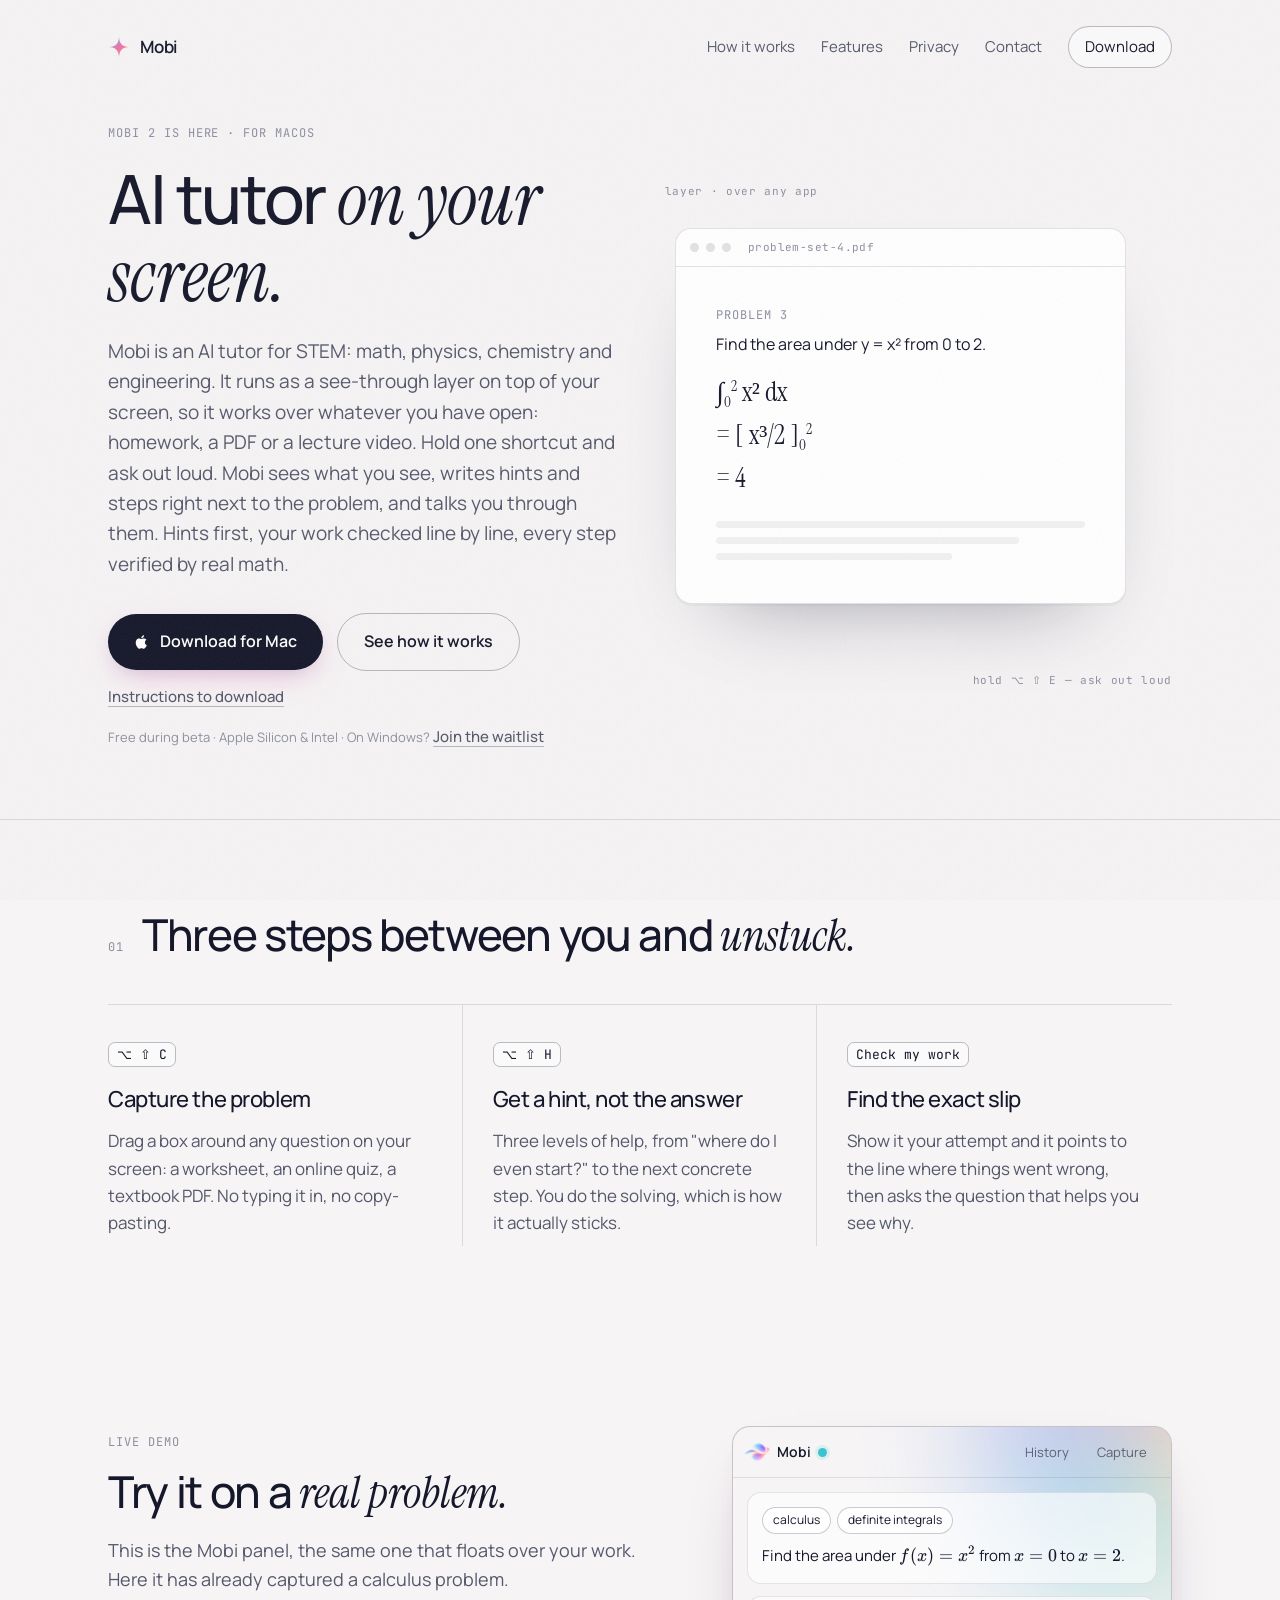
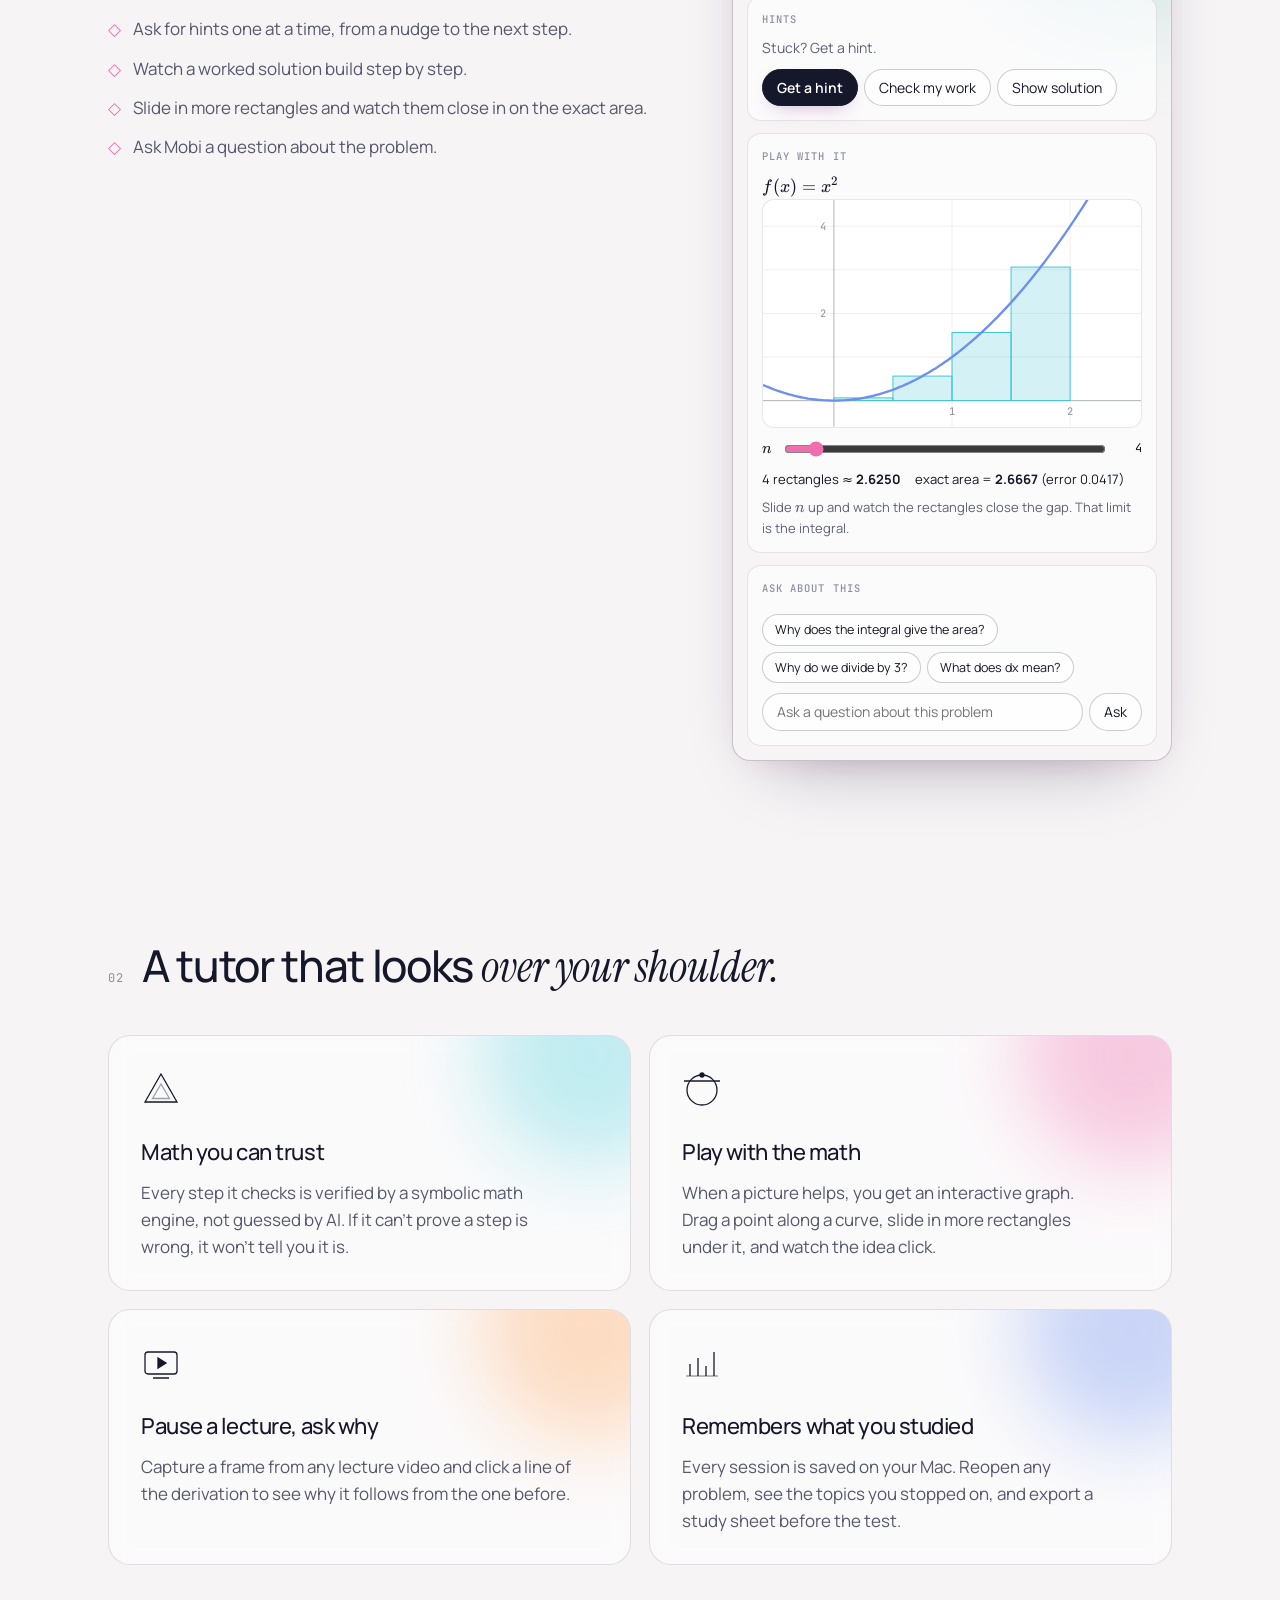
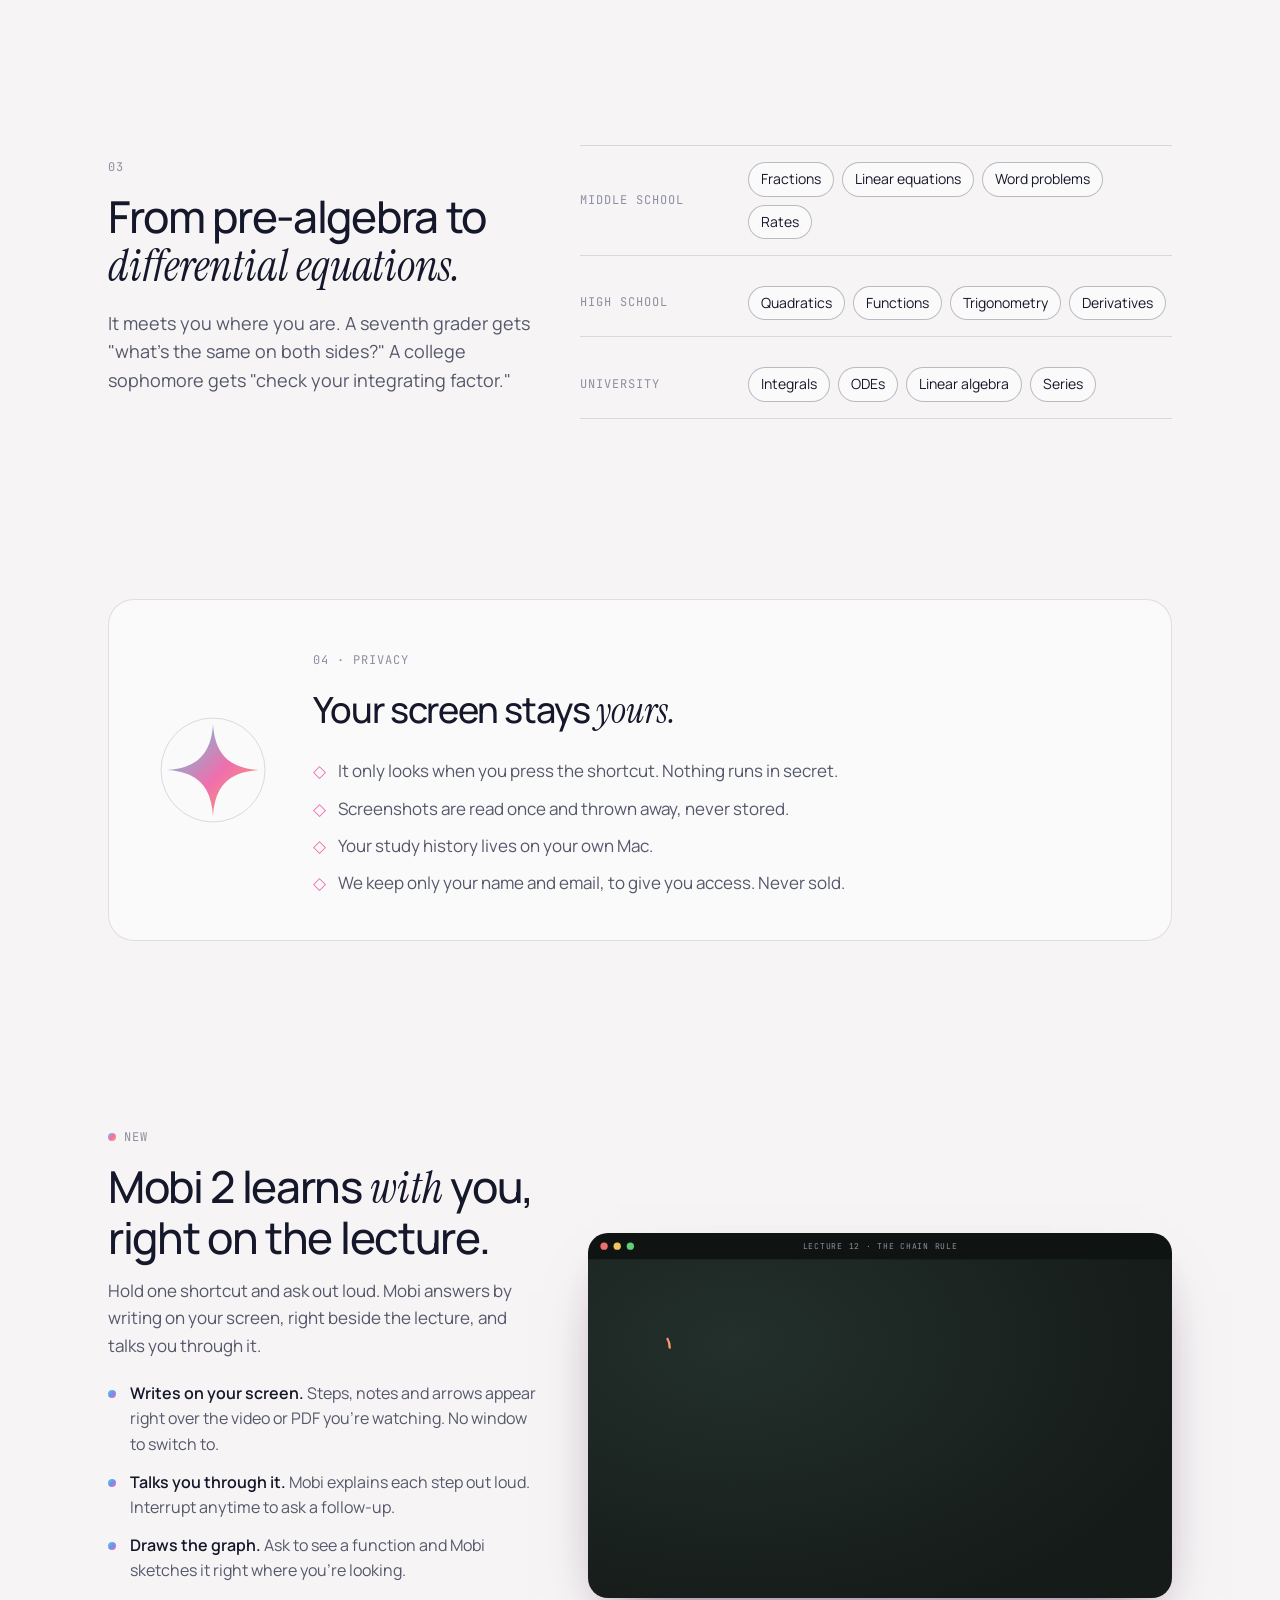
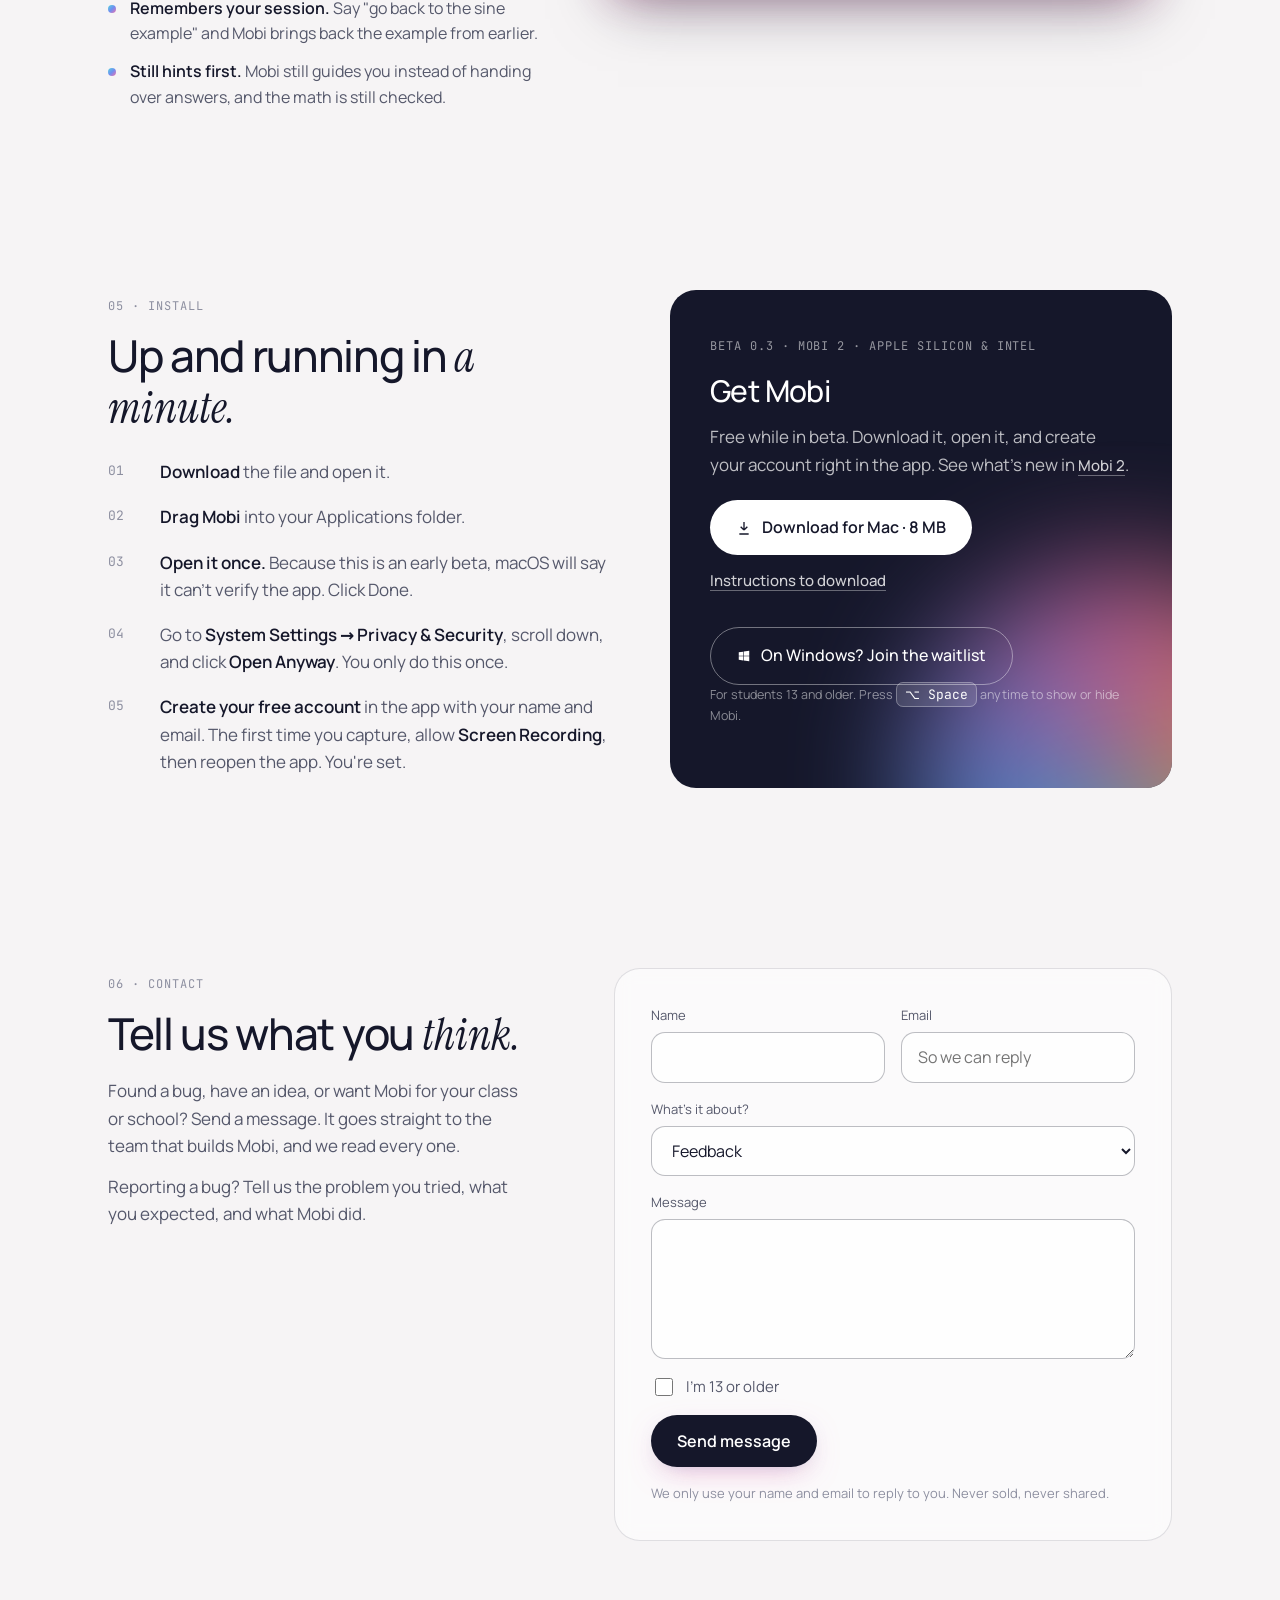
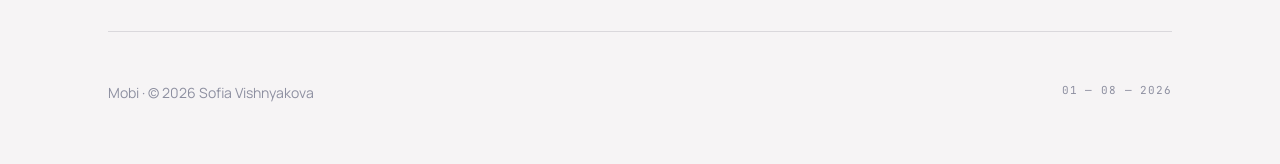
<file: index.html>
<!doctype html>
<html lang="en">
<head>
  <meta charset="utf-8" />
  <meta name="viewport" content="width=device-width, initial-scale=1" />
  <title>Mobi: on-screen AI tutor</title>
  <meta name="description" content="Mobi is an AI tutor that lives on your screen. Ask out loud and it writes hints and steps right over your homework, PDF or lecture, for math, physics, chemistry and engineering." />
  <link rel="icon" href="favicon.svg" type="image/svg+xml" />
  <link rel="stylesheet" href="assets/katex/katex.min.css" />
  <link rel="stylesheet" href="demo.css" />
  <link rel="stylesheet" href="assets/fonts/fonts.css" />
  <style>
    :root {
      --bg: #f6f4f5;
      --ink: #15172a;
      --ink-soft: #55586b;
      --ink-faint: #8d8fa0;
      --line: rgba(21, 23, 42, 0.12);
      --line-strong: rgba(21, 23, 42, 0.28);
      --teal: #57d2df;
      --blue: #6f8ff0;
      --pink: #ef6fae;
      --orange: #ffa45c;
      --sun: #ffd98f;
      --card: rgba(255, 255, 255, 0.55);
      --sans: "Manrope", system-ui, -apple-system, sans-serif;
      --serif: "Instrument Serif", Georgia, serif;
      --mono: "JetBrains Mono", ui-monospace, Menlo, monospace;
    }
    * { box-sizing: border-box; }
    [hidden] { display: none !important; }
    html { scroll-behavior: smooth; }
    body {
      margin: 0;
      background: var(--bg);
      color: var(--ink);
      font-family: var(--sans);
      font-size: 17px;
      line-height: 1.6;
      -webkit-font-smoothing: antialiased;
      overflow-x: hidden;
    }
    /* Film grain over everything, like the references. */
    body::after {
      content: "";
      position: fixed;
      inset: 0;
      pointer-events: none;
      opacity: 0.07;
      background-image: url("data:image/svg+xml;utf8,<svg xmlns='http://www.w3.org/2000/svg' width='160' height='160'><filter id='n'><feTurbulence type='fractalNoise' baseFrequency='0.9' numOctaves='2' stitchTiles='stitch'/></filter><rect width='100%' height='100%' filter='url(%23n)'/></svg>");
      z-index: 50;
    }
    a { color: inherit; }
    .wrap { max-width: 1120px; margin: 0 auto; padding: 0 28px; }
    .mono { font-family: var(--mono); font-size: 12px; letter-spacing: 0.08em; text-transform: uppercase; color: var(--ink-faint); }
    em.accent { font-family: var(--serif); font-style: italic; font-weight: 400; letter-spacing: 0; }

    /* ---------- nav ---------- */
    nav { display: flex; align-items: center; justify-content: space-between; padding: 26px 0; }
    .brand { display: flex; align-items: center; gap: 10px; font-weight: 600; text-decoration: none; letter-spacing: -0.01em; }
    .brand svg { width: 22px; height: 22px; }
    .nav-links { display: flex; gap: 26px; align-items: center; font-size: 15px; }
    .nav-links a { text-decoration: none; color: var(--ink-soft); }
    .nav-links a:hover { color: var(--ink); }
    .pill {
      padding: 8px 16px; border-radius: 999px; border: 1px solid var(--line-strong);
      color: var(--ink) !important; background: var(--card); backdrop-filter: blur(8px);
    }

    /* ---------- hero ---------- */
    .hero { position: relative; display: grid; grid-template-columns: 1.05fr 1fr; gap: 24px; align-items: center; min-height: 640px; padding: 30px 0 70px; }
    .hero h1 {
      font-size: clamp(40px, 5.6vw, 68px); line-height: 1.04; letter-spacing: -0.035em;
      font-weight: 500; margin: 18px 0 22px;
    }
    .hero h1 em.accent { font-size: 1.08em; }
    .lede { font-size: 19px; color: var(--ink-soft); max-width: 520px; margin: 0 0 34px; }
    .cta-row { display: flex; flex-wrap: wrap; gap: 14px; align-items: center; }
    .btn {
      display: inline-flex; align-items: center; gap: 10px; text-decoration: none;
      padding: 15px 26px; border-radius: 999px; font-weight: 600; font-size: 16px;
      transition: transform 0.2s ease, box-shadow 0.2s ease;
    }
    .btn-primary {
      color: #fff; background: var(--ink);
      box-shadow: 0 10px 30px -10px rgba(239, 111, 174, 0.55), 0 6px 20px -12px rgba(87, 210, 223, 0.6);
    }
    .btn-primary:hover { transform: translateY(-2px); box-shadow: 0 16px 36px -12px rgba(239, 111, 174, 0.65), 0 10px 26px -12px rgba(87, 210, 223, 0.7); }
    .btn-ghost { color: var(--ink); border: 1px solid var(--line-strong); }
    .btn-ghost:hover { background: var(--card); }
    .fine { margin-top: 16px; font-size: 13px; color: var(--ink-faint); }
    .how-link { font-size: 15px; font-weight: 500; color: var(--ink-soft); text-decoration: underline; text-underline-offset: 4px; text-decoration-color: var(--line-strong); }
    .how-link:hover { color: var(--ink); text-decoration-color: var(--pink); }
    .download-card .how-link { color: rgba(255,255,255,0.8); text-decoration-color: rgba(255,255,255,0.35); }
    .download-card .how-link:hover { color: #fff; text-decoration-color: #fff; }
    .download-card .dl-row { display: flex; flex-wrap: wrap; align-items: center; gap: 14px 20px; margin-bottom: 20px; }

    .visual { position: relative; aspect-ratio: 1; width: 100%; max-width: 560px; justify-self: end; }
    .corner { position: absolute; font-family: var(--mono); font-size: 11px; letter-spacing: 0.06em; color: var(--ink-faint); }
    .corner.tl { top: 0; left: 0; }
    .corner.br { bottom: 0; right: 0; text-align: right; }

    /* Hero: a quiet sketch of Mobi as a layer over a homework PDF. Loops every 12s. */
    .sd-window {
      position: absolute; top: 9%; left: 2%; right: 9%; bottom: 17%;
      background: #fff; border: 1px solid var(--line); border-radius: 16px; overflow: hidden;
      box-shadow: 0 40px 80px -50px rgba(21,23,42,.45), 0 2px 0 rgba(21,23,42,.03);
    }
    .sd-bar { display: flex; align-items: center; gap: 7px; height: 38px; padding: 0 14px; border-bottom: 1px solid var(--line); }
    .sd-bar i { width: 9px; height: 9px; border-radius: 50%; background: rgba(21,23,42,.12); }
    .sd-bar span { margin-left: 10px; font-family: var(--mono); font-size: 11px; color: var(--ink-faint); letter-spacing: .04em; }
    .sd-page { padding: 7% 9%; }
    .sd-q { font-size: clamp(14px, 1.6vw, 16px); color: var(--ink); margin: 6px 0 4%; line-height: 1.5; }
    .sd-math { font-family: var(--serif); font-size: clamp(20px, 2.4vw, 27px); line-height: 1.55; color: var(--ink); }
    .sd-math .ln { position: relative; display: block; white-space: nowrap; }
    .sd-math sub, .sd-math sup { font-size: .55em; }
    .sd-slip { position: relative; display: inline-block; }
    .sd-filler { margin-top: 6%; display: grid; gap: 9px; }
    .sd-filler i { display: block; height: 7px; border-radius: 4px; background: rgba(21,23,42,.06); }
    .sd-filler i:nth-child(2) { width: 82%; } .sd-filler i:nth-child(3) { width: 64%; }

    .sd-slip svg { position: absolute; left: -14%; top: -18%; width: 128%; height: 136%; overflow: visible; pointer-events: none; }
    .sd-slip path { fill: none; stroke: var(--pink); stroke-width: 1.8; stroke-linecap: round; vector-effect: non-scaling-stroke; stroke-dasharray: 300; stroke-dashoffset: 300; animation: sdRing 12s ease infinite; }
    .sd-fix { display: inline-block; margin-left: 26px; font-style: italic; color: var(--pink); clip-path: inset(0 100% 0 0); animation: sdFix 12s ease infinite; }

    .sd-note {
      position: absolute; right: 0; bottom: 4%; width: 58%;
      padding: 16px 18px 15px; border-radius: 16px;
      background: rgba(250, 249, 250, .94); border: 1px solid var(--line);
      backdrop-filter: blur(14px); -webkit-backdrop-filter: blur(14px);
      box-shadow: 0 30px 60px -30px rgba(21,23,42,.5);
      opacity: 0; transform: translateY(10px); animation: sdNote 12s ease infinite;
    }
    .sd-who { display: flex; align-items: center; gap: 8px; font-size: 13px; font-weight: 600; margin-bottom: 8px; }
    .sd-who img { width: 18px; height: 18px; }
    .sd-who .sd-tag { margin-left: auto; font-family: var(--mono); font-weight: 400; font-size: 10px; letter-spacing: .08em; text-transform: uppercase; color: var(--ink-faint); }
    .sd-note p { margin: 0; font-size: clamp(13px, 1.45vw, 14.5px); line-height: 1.5; color: var(--ink-soft); }
    .sd-note p em { font-family: var(--serif); font-size: 1.15em; color: var(--ink); }
    .sd-voice { display: flex; align-items: center; gap: 3px; height: 14px; margin-top: 11px; }
    .sd-voice b { width: 3px; height: 100%; border-radius: 2px; background: var(--ink); opacity: .55; transform-origin: center; animation: sdBar .8s ease-in-out infinite alternate; }
    .sd-voice b:nth-child(2) { animation-delay: .12s; } .sd-voice b:nth-child(3) { animation-delay: .24s; } .sd-voice b:nth-child(4) { animation-delay: .36s; } .sd-voice b:nth-child(5) { animation-delay: .48s; }
    .sd-voice span { margin-left: 8px; font-family: var(--mono); font-size: 10px; letter-spacing: .06em; color: var(--ink-faint); }

    .sd-ask {
      position: absolute; left: 6%; bottom: 5%; display: flex; align-items: center; gap: 8px;
      padding: 8px 14px; border-radius: 999px; background: var(--ink); color: #fff; font-size: 12.5px;
      box-shadow: 0 14px 30px -14px rgba(21,23,42,.6);
      opacity: 0; animation: sdAsk 12s ease infinite;
    }
    .sd-ask i { width: 6px; height: 6px; border-radius: 50%; background: var(--pink); }

    @keyframes sdAsk  { 0%, 4% { opacity: 0; transform: translateY(6px); } 8%, 30% { opacity: 1; transform: none; } 34%, 100% { opacity: 0; } }
    @keyframes sdRing { 0%, 14% { stroke-dashoffset: 300; opacity: 1; } 22%, 90% { stroke-dashoffset: 0; opacity: 1; } 96%, 100% { stroke-dashoffset: 0; opacity: 0; } }
    @keyframes sdNote { 0%, 26% { opacity: 0; transform: translateY(10px); } 32%, 90% { opacity: 1; transform: none; } 96%, 100% { opacity: 0; transform: none; } }
    @keyframes sdFix  { 0%, 58% { clip-path: inset(0 100% 0 0); opacity: 1; } 68%, 90% { clip-path: inset(0 0 0 0); opacity: 1; } 96%, 100% { clip-path: inset(0 0 0 0); opacity: 0; } }
    @keyframes sdBar  { from { transform: scaleY(.3); } to { transform: scaleY(1); } }
    @media (max-width: 600px) {
      .visual { aspect-ratio: 1 / 1.12; }
      .sd-window { right: 0; bottom: 24%; }
      .sd-note { width: 74%; bottom: 0; padding: 13px 14px; }
      .sd-fix { margin-left: 14px; }
      .corner.br { display: none; }
    }

    /* ---------- sections ---------- */
    section { padding: 90px 0; position: relative; }
    .section-head { display: flex; align-items: baseline; gap: 18px; margin-bottom: 44px; }
    .section-head h2 { font-size: clamp(30px, 3.6vw, 44px); font-weight: 500; letter-spacing: -0.03em; line-height: 1.1; margin: 0; }
    .rule { height: 1px; background: var(--line); border: 0; margin: 0; }

    .steps { display: grid; grid-template-columns: repeat(3, 1fr); gap: 0; border-top: 1px solid var(--line); }
    .step { padding: 34px 30px 10px 0; border-right: 1px solid var(--line); }
    .step + .step { padding-left: 30px; }
    .step:last-child { border-right: 0; }
    .step h3 { font-size: 22px; font-weight: 500; letter-spacing: -0.02em; margin: 16px 0 10px; }
    .step p { color: var(--ink-soft); margin: 0; }
    kbd {
      font-family: var(--mono); font-size: 13px; padding: 3px 8px; border-radius: 7px;
      border: 1px solid var(--line-strong); background: var(--card); color: var(--ink);
    }

    .features { display: grid; grid-template-columns: repeat(2, 1fr); gap: 18px; }
    .feature {
      position: relative; padding: 34px 32px 30px; border-radius: 22px; border: 1px solid var(--line);
      background: var(--card); backdrop-filter: blur(10px); overflow: hidden;
    }
    .feature::before {
      content: ""; position: absolute; width: 220px; height: 220px; right: -70px; top: -90px; border-radius: 50%;
      filter: blur(40px); opacity: 0.35; background: var(--glow, var(--teal));
    }
    .feature:nth-child(2) { --glow: var(--pink); }
    .feature:nth-child(3) { --glow: var(--orange); }
    .feature:nth-child(4) { --glow: var(--blue); }
    .feature svg { width: 40px; height: 40px; position: relative; }
    .feature h3 { position: relative; font-size: 22px; font-weight: 500; letter-spacing: -0.02em; margin: 18px 0 8px; }
    .feature p { position: relative; color: var(--ink-soft); margin: 0; max-width: 430px; }

    .levels { display: grid; grid-template-columns: 1fr 1.4fr; gap: 50px; align-items: center; }
    .levels p { color: var(--ink-soft); font-size: 18px; }
    .ladder { display: flex; flex-direction: column; gap: 14px; }
    .rung { display: grid; grid-template-columns: 150px 1fr; align-items: center; gap: 18px; padding: 16px 0; border-bottom: 1px solid var(--line); }
    .rung:first-child { border-top: 1px solid var(--line); }
    .chips { display: flex; flex-wrap: wrap; gap: 8px; }
    .chip { font-size: 14px; padding: 5px 12px; border-radius: 999px; border: 1px solid var(--line-strong); background: var(--card); }

    .privacy {
      display: grid; grid-template-columns: auto 1fr; gap: 40px; align-items: center;
      padding: 44px; border-radius: 26px; border: 1px solid var(--line); background: var(--card);
    }
    .privacy ul { margin: 0; padding: 0; list-style: none; display: grid; gap: 10px; }
    .privacy li { display: flex; gap: 12px; color: var(--ink-soft); }
    .privacy li::before { content: "◇"; color: var(--pink); }

    .install { display: grid; grid-template-columns: 1fr 1fr; gap: 60px; align-items: start; }
    .install ol { margin: 0; padding: 0; list-style: none; counter-reset: s; display: grid; gap: 18px; }
    .install li { counter-increment: s; display: grid; grid-template-columns: 44px 1fr; gap: 8px; color: var(--ink-soft); }
    .install li::before { content: "0" counter(s); font-family: var(--mono); font-size: 13px; color: var(--ink-faint); padding-top: 3px; }
    .install li strong { color: var(--ink); font-weight: 600; }
    .download-card {
      position: relative; padding: 40px; border-radius: 26px; overflow: hidden; color: #fff;
      background: var(--ink);
    }
    .download-card::before {
      content: ""; position: absolute; width: 420px; height: 420px; right: -160px; bottom: -200px; border-radius: 50%;
      background: conic-gradient(from 180deg, var(--teal), var(--blue), var(--pink), var(--orange), var(--teal));
      filter: blur(60px); opacity: 0.75;
    }
    .download-card > * { position: relative; }
    .download-card h3 { font-size: 30px; font-weight: 500; letter-spacing: -0.02em; margin: 10px 0 8px; }
    .download-card p { color: rgba(255,255,255,0.72); margin: 0 0 26px; }
    .download-card .btn { background: #fff; color: var(--ink); }
    .download-card .mono { color: rgba(255,255,255,0.55); }


    .download-card p { margin: 0 0 22px; }
    .field { display: grid; gap: 6px; font-size: 13px; color: rgba(255,255,255,0.7); }
    .field input {
      font: inherit; font-size: 16px; color: #fff; padding: 12px 16px; border-radius: 14px;
      border: 1px solid rgba(255,255,255,0.22); background: rgba(255,255,255,0.08); outline: none;
    }
    .field input::placeholder { color: rgba(255,255,255,0.35); }
    .field input:focus { border-color: rgba(255,255,255,0.6); background: rgba(255,255,255,0.12); }
    .check { display: flex; align-items: center; gap: 10px; font-size: 14px; color: rgba(255,255,255,0.8); }
    .check input { width: 18px; height: 18px; accent-color: #ef6fae; }
    .form-error { color: #ffb3d4 !important; font-size: 14px; }
    .tiny { font-size: 12.5px; color: rgba(255,255,255,0.5) !important; }
    .download-card .btn.btn-win { margin-top: 14px; background: transparent; color: #fff; border: 1px solid rgba(255,255,255,0.4); font-weight: 500; }
    .download-card .btn.btn-win:hover { background: rgba(255,255,255,0.08); }
    .download-card .btn { justify-self: start; border: 0; cursor: pointer; font-family: inherit; }
    .download-card .btn[disabled] { opacity: 0.6; cursor: default; }
    .code-box {
      display: flex; align-items: center; justify-content: space-between; gap: 12px;
      padding: 14px 16px; border-radius: 14px; border: 1px solid rgba(255,255,255,0.25); background: rgba(255,255,255,0.08);
    }
    .code-box code { font-family: var(--mono); font-size: 20px; letter-spacing: 0.08em; color: #fff; }
    .copy { font: inherit; font-size: 13px; color: #fff; background: transparent; border: 1px solid rgba(255,255,255,0.35); border-radius: 999px; padding: 6px 14px; cursor: pointer; }
    .download-card kbd { background: rgba(255,255,255,.12); color: #fff; border-color: rgba(255,255,255,.3); }
    /* ---------- contact ---------- */
    .contact { display: grid; grid-template-columns: 1fr 1.25fr; gap: 60px; align-items: start; }
    .contact h2 { font-size: clamp(30px,3.6vw,44px); font-weight: 500; letter-spacing: -0.03em; line-height: 1.1; margin: 14px 0 18px; }
    .contact-copy p { color: var(--ink-soft); margin: 0 0 14px; max-width: 420px; }
    .contact-form {
      display: grid; gap: 16px; padding: 36px; border-radius: 26px; border: 1px solid var(--line); background: var(--card);
      backdrop-filter: blur(10px);
    }
    .contact-row { display: grid; grid-template-columns: 1fr 1fr; gap: 16px; }
    .cf { display: grid; gap: 6px; font-size: 13px; color: var(--ink-soft); }
    .cf input, .cf select, .cf textarea {
      font: inherit; font-size: 16px; color: var(--ink); padding: 12px 16px; border-radius: 14px;
      border: 1px solid var(--line-strong); background: rgba(255,255,255,0.7); outline: none; width: 100%;
    }
    .cf textarea { min-height: 140px; resize: vertical; line-height: 1.5; }
    .cf input:focus, .cf select:focus, .cf textarea:focus { border-color: var(--blue); box-shadow: 0 0 0 3px rgba(111,143,240,.15); }
    .contact-form .btn { justify-self: start; border: 0; cursor: pointer; font-family: inherit; }
    .contact-form .btn[disabled] { opacity: 0.55; cursor: default; }
    .cf-age { display: flex; align-items: center; gap: 10px; font-size: 15px; color: var(--ink-soft); cursor: pointer; }
    .cf-age input { width: 18px; height: 18px; accent-color: var(--pink); }
    .cf-status { font-size: 14px; margin: 0; }
    .cf-status.err { color: #c23b74; }
    .cf-status.ok { color: #1d8a93; }
    .cf-hp { position: absolute; left: -9999px; width: 1px; height: 1px; overflow: hidden; }
    footer { padding: 50px 0 60px; display: flex; justify-content: space-between; gap: 20px; flex-wrap: wrap; color: var(--ink-faint); font-size: 14px; }


    /* ---------- Mobi 2 ---------- */
    .v2 { display: grid; grid-template-columns: 0.85fr 1.15fr; gap: 48px; align-items: center; }
    .v2-badge { display: inline-flex; align-items: center; gap: 8px; }
    .v2-badge i { width: 8px; height: 8px; border-radius: 50%; background: linear-gradient(135deg, var(--teal), var(--pink), var(--orange)); }
    .v2 h2 { font-size: clamp(30px, 3.6vw, 44px); font-weight: 500; letter-spacing: -0.03em; line-height: 1.1; margin: 14px 0 16px; }
    .v2 .v2-lede { color: var(--ink-soft); margin: 0 0 22px; }
    .v2 ul { list-style: none; padding: 0; margin: 0; display: grid; gap: 12px; }
    .v2 li { position: relative; padding-left: 22px; color: var(--ink-soft); font-size: 16px; }
    .v2 li::before { content: ""; position: absolute; left: 0; top: 9px; width: 8px; height: 8px; border-radius: 50%; background: linear-gradient(135deg, var(--teal), var(--blue), var(--pink)); }
    .v2 li strong { color: var(--ink); font-weight: 600; }
    .v2-shot { position: relative; border-radius: 20px; box-shadow: 0 30px 60px -30px rgba(21,23,42,.55), 0 18px 40px -24px rgba(239,111,174,.45); }
    .v2-shot svg { display: block; width: 100%; height: auto; border-radius: 20px; }
    .v2-shot .w { clip-path: inset(0 100% 0 0); animation: 16s linear infinite; }
    .v2-shot .c1 { animation-name: v2c1; } .v2-shot .c2 { animation-name: v2c2; }
    .v2-shot .ask { opacity: 0; animation: v2ask 16s ease infinite; }
    .v2-shot .ring { stroke-dasharray: 120; stroke-dashoffset: 120; animation: v2ring 16s ease infinite; }
    .v2-shot .arrow { stroke-dasharray: 320; stroke-dashoffset: 320; animation: v2arrow 16s ease infinite; }
    .v2-shot .arrowhead { opacity: 0; animation: v2head 16s ease infinite; }
    .v2-shot .n1 { animation-name: v2n1; } .v2-shot .n2 { animation-name: v2n2; } .v2-shot .n3 { animation-name: v2n3; }
    .v2-shot .axes { opacity: 0; animation: v2axes 16s ease infinite; }
    .v2-shot .curve { stroke-dasharray: 420; stroke-dashoffset: 420; animation: v2curve 16s ease infinite; }
    .v2-shot .mem { opacity: 0; transform-box: fill-box; transform-origin: center; animation: v2mem 16s ease infinite; }
    .v2-shot .bar { transform-box: fill-box; transform-origin: center; animation: v2bar 0.9s ease-in-out infinite alternate; }
    .v2-shot .bar:nth-of-type(2) { animation-delay: .15s; } .v2-shot .bar:nth-of-type(3) { animation-delay: .3s; } .v2-shot .bar:nth-of-type(4) { animation-delay: .45s; }
    /* Wait until the graphic scrolls into view, so it always starts from an empty board. */
    .v2-shot:not(.in) * { animation-play-state: paused; }
    @keyframes v2c1 { 0%, 2% { clip-path: inset(0 100% 0 0); opacity: 1; } 10%, 93% { clip-path: inset(0 0 0 0); opacity: 1; } 100% { clip-path: inset(0 0 0 0); opacity: 0; } }
    @keyframes v2c2 { 0%, 11% { clip-path: inset(0 100% 0 0); opacity: 1; } 19%, 93% { clip-path: inset(0 0 0 0); opacity: 1; } 100% { clip-path: inset(0 0 0 0); opacity: 0; } }
    @keyframes v2ask { 0%, 21% { opacity: 0; } 24%, 93% { opacity: 1; } 100% { opacity: 0; } }
    @keyframes v2ring { 0%, 26% { stroke-dashoffset: 120; opacity: 1; } 30%, 93% { stroke-dashoffset: 0; opacity: 1; } 100% { stroke-dashoffset: 0; opacity: 0; } }
    @keyframes v2arrow { 0%, 29% { stroke-dashoffset: 320; opacity: 1; } 34%, 93% { stroke-dashoffset: 0; opacity: 1; } 100% { stroke-dashoffset: 0; opacity: 0; } }
    @keyframes v2head { 0%, 33% { opacity: 0; } 34%, 93% { opacity: 1; } 100% { opacity: 0; } }
    @keyframes v2n1 { 0%, 35% { clip-path: inset(0 100% 0 0); opacity: 1; } 41%, 93% { clip-path: inset(0 0 0 0); opacity: 1; } 100% { clip-path: inset(0 0 0 0); opacity: 0; } }
    @keyframes v2n2 { 0%, 43% { clip-path: inset(0 100% 0 0); opacity: 1; } 49%, 93% { clip-path: inset(0 0 0 0); opacity: 1; } 100% { clip-path: inset(0 0 0 0); opacity: 0; } }
    @keyframes v2n3 { 0%, 51% { clip-path: inset(0 100% 0 0); opacity: 1; } 58%, 93% { clip-path: inset(0 0 0 0); opacity: 1; } 100% { clip-path: inset(0 0 0 0); opacity: 0; } }
    @keyframes v2axes { 0%, 61% { opacity: 0; } 63%, 93% { opacity: 1; } 100% { opacity: 0; } }
    @keyframes v2curve { 0%, 62% { stroke-dashoffset: 420; opacity: 1; } 71%, 93% { stroke-dashoffset: 0; opacity: 1; } 100% { stroke-dashoffset: 0; opacity: 0; } }
    @keyframes v2mem { 0%, 76% { opacity: 0; transform: translateY(10px) scale(.96); } 80%, 93% { opacity: 1; transform: none; } 100% { opacity: 0; transform: none; } }
    @keyframes v2bar { from { transform: scaleY(.35); } to { transform: scaleY(1); } }
    @media (max-width: 900px) { .v2 { grid-template-columns: 1fr; gap: 32px; } }
    @media (prefers-reduced-motion: reduce) {
      .v2-shot .w, .v2-shot .ask, .v2-shot .ring, .v2-shot .arrow, .v2-shot .arrowhead, .v2-shot .axes, .v2-shot .curve, .v2-shot .mem, .v2-shot .bar { animation: none; opacity: 1; clip-path: none; stroke-dashoffset: 0; transform: none; }
    }
    .reveal { opacity: 0; transform: translateY(18px); transition: opacity 0.8s ease, transform 0.8s ease; }
    .reveal.in { opacity: 1; transform: none; }

    @media (max-width: 900px) {
      .hero { grid-template-columns: 1fr; min-height: 0; padding-top: 10px; }
      .visual { justify-self: center; max-width: 440px; order: -1; }
      .steps { grid-template-columns: 1fr; }
      .step, .step + .step { padding: 28px 0; border-right: 0; border-bottom: 1px solid var(--line); }
      .features, .levels, .install { grid-template-columns: 1fr; }
      .privacy { grid-template-columns: 1fr; padding: 30px; }
      .contact, .contact-row { grid-template-columns: 1fr; }
      .contact-form { padding: 24px; }
      .rung { grid-template-columns: 1fr; gap: 10px; }
      .nav-links a:not(.pill) { display: none; }
      section { padding: 64px 0; }
    }
    @media (prefers-reduced-motion: reduce) {
      .sd-slip path, .sd-fix, .sd-note, .sd-voice b { animation: none; opacity: 1; clip-path: none; stroke-dashoffset: 0; transform: none; }
      .sd-ask { display: none; }
      .reveal { opacity: 1; transform: none; transition: none; }
      html { scroll-behavior: auto; }
    }
  </style>
</head>
<body>
  <div class="wrap">
    <nav>
      <a class="brand" href="#">
        <svg viewBox="0 0 24 24" aria-hidden="true">
          <defs><linearGradient id="bg1" x1="0" y1="0" x2="1" y2="1"><stop offset="0" stop-color="#57d2df"/><stop offset=".5" stop-color="#ef6fae"/><stop offset="1" stop-color="#ffa45c"/></linearGradient></defs>
          <path d="M12 1 C12.6 8.6 15.4 11.4 23 12 C15.4 12.6 12.6 15.4 12 23 C11.4 15.4 8.6 12.6 1 12 C8.6 11.4 11.4 8.6 12 1Z" fill="url(#bg1)"/>
        </svg>
        Mobi
      </a>
      <div class="nav-links">
        <a href="#how">How it works</a>
        <a href="#features">Features</a>
        <a href="#privacy">Privacy</a>
        <a href="#contact">Contact</a>
        <a class="pill" href="#download">Download</a>
      </div>
    </nav>

    <!-- ---------------- hero ---------------- -->
    <header class="hero">
      <div>
        <div class="mono">Mobi 2 is here · for macOS</div>
        <h1>AI tutor <em class="accent">on your screen.</em></h1>
        <p class="lede">
          Mobi is an AI tutor for STEM: math, physics, chemistry and engineering. It runs as a see-through layer
          on top of your screen, so it works over whatever you have open: homework, a PDF or a lecture video. Hold one
          shortcut and ask out loud. Mobi sees what you see, writes hints and steps right next to the problem, and talks
          you through them. Hints first, your work checked line by line, every step verified by real math.
        </p>
        <div class="cta-row">
          <a class="btn btn-primary" href="#download">
            <svg width="16" height="16" viewBox="0 0 24 24" fill="currentColor" aria-hidden="true"><path d="M16.4 12.6c0-2.6 2.1-3.8 2.2-3.9-1.2-1.8-3.1-2-3.7-2-1.6-.2-3.1.9-3.9.9-.8 0-2-.9-3.4-.9-1.7 0-3.3 1-4.2 2.6-1.8 3.1-.5 7.7 1.3 10.2.9 1.2 1.9 2.6 3.2 2.6 1.3-.1 1.8-.8 3.3-.8 1.6 0 2 .8 3.4.8 1.4 0 2.3-1.3 3.1-2.5 1-1.4 1.4-2.8 1.4-2.9 0 0-2.7-1-2.7-4.1zM13.9 4.9c.7-.9 1.2-2 1.1-3.2-1 0-2.3.7-3 1.6-.7.8-1.2 2-1.1 3.1 1.1.1 2.3-.6 3-1.5z"/></svg>
            Download for Mac
          </a>
          <a class="btn btn-ghost" href="#how">See how it works</a>
          <a class="how-link" href="install.html">Instructions to download</a>
        </div>
        <div class="fine">Free during beta · Apple Silicon &amp; Intel · On Windows? <a class="how-link" href="windows.html">Join the waitlist</a></div>
      </div>

      <div class="visual" aria-hidden="true">
        <div class="sd-window">
          <div class="sd-bar"><i></i><i></i><i></i><span>problem-set-4.pdf</span></div>
          <div class="sd-page">
            <span class="mono">Problem 3</span>
            <p class="sd-q">Find the area under y = x² from 0 to 2.</p>
            <div class="sd-math">
              <span class="ln">∫<sub>0</sub><sup>2</sup> x² dx</span>
              <span class="ln">= <span class="sd-slip">[ x³/2 ]<svg viewBox="0 0 100 50" preserveAspectRatio="none"><path class="ring" d="M8 30 C4 12 40 4 66 6 C92 8 100 22 94 34 C86 48 40 50 18 42 C8 38 6 32 10 26" /></svg></span><sub>0</sub><sup>2</sup><span class="sd-fix">x³/3 → 8/3</span></span>
              <span class="ln">= 4</span>
            </div>
            <div class="sd-filler"><i></i><i></i><i></i></div>
          </div>
        </div>
        <div class="sd-ask"><i></i>"why is this wrong?"</div>
        <div class="sd-note">
          <div class="sd-who"><img src="assets/logo-mark.png" alt="" />Mobi<span class="sd-tag">hint 1 of 3</span></div>
          <p>Close. The power rule raises the power by one, then divides by the <em>new</em> power. What's the new power here?</p>
          <div class="sd-voice"><b></b><b></b><b></b><b></b><b></b><span>speaking</span></div>
        </div>
        <div class="corner tl">layer · over any app</div>
        <div class="corner br">hold ⌥ ⇧ E — ask out loud</div>
      </div>
    </header>
  </div>

  <hr class="rule" />

  <!-- ---------------- how it works ---------------- -->
  <section id="how">
    <div class="wrap">
      <div class="section-head reveal">
        <span class="mono">01</span>
        <h2>Three steps between you and <em class="accent">unstuck.</em></h2>
      </div>
      <div class="steps reveal">
        <div class="step">
          <kbd>⌥ ⇧ C</kbd>
          <h3>Capture the problem</h3>
          <p>Drag a box around any question on your screen: a worksheet, an online quiz, a textbook PDF. No typing it in, no copy-pasting.</p>
        </div>
        <div class="step">
          <kbd>⌥ ⇧ H</kbd>
          <h3>Get a hint, not the answer</h3>
          <p>Three levels of help, from "where do I even start?" to the next concrete step. You do the solving, which is how it actually sticks.</p>
        </div>
        <div class="step">
          <kbd>Check my work</kbd>
          <h3>Find the exact slip</h3>
          <p>Show it your attempt and it points to the line where things went wrong, then asks the question that helps you see why.</p>
        </div>
      </div>
    </div>
  </section>

  <!-- ---------------- live demo ---------------- -->
  <section id="demo">
    <div class="wrap demo-grid">
      <div class="demo-copy reveal">
        <span class="mono">Live demo</span>
        <h2>Try it on a <em class="accent">real problem.</em></h2>
        <p>This is the Mobi panel, the same one that floats over your work. Here it has already captured a calculus problem.</p>
        <ul class="demo-tips">
          <li>Ask for hints one at a time, from a nudge to the next step.</li>
          <li>Watch a worked solution build step by step.</li>
          <li>Slide in more rectangles and watch them close in on the exact area.</li>
          <li>Ask Mobi a question about the problem.</li>
        </ul>
      </div>

      <div class="mobi reveal" id="mobi-demo" aria-label="Interactive demo of the Mobi panel">
        <div class="m-bar">
          <img class="m-mark" src="assets/logo-mark.png" alt="" />
          <span class="m-title">Mobi</span>
          <span class="m-dot"></span>
          <span class="m-spacer"></span>
          <span class="m-icon">History</span>
          <span class="m-icon">Capture</span>
        </div>
        <div class="m-body">
          <div class="m-card">
            <div class="m-chips"><span class="m-chip">calculus</span><span class="m-chip">definite integrals</span></div>
            <div class="m-problem">Find the area under <span data-tex="f(x) = x^2"></span> from <span data-tex="x = 0"></span> to <span data-tex="x = 2"></span>.</div>
          </div>

          <div class="m-card">
            <h4>Hints</h4>
            <p class="m-muted" id="m-hints-empty">Stuck? Get a hint.</p>
            <ol class="m-hints" id="m-hints"></ol>
            <p class="m-small" id="m-nudge" hidden></p>
            <div class="m-actions">
              <button class="primary" id="m-hint">Get a hint</button>
              <button id="m-check">Check my work</button>
              <button id="m-solution">Show solution</button>
            </div>
            <div class="m-confirm" id="m-confirm" hidden>
              You've used <span id="m-used">0</span> of 3 hints. Try one more first?
              <div class="m-actions">
                <button id="m-one-more">One more hint</button>
                <button id="m-show-anyway">Show the solution</button>
              </div>
            </div>
          </div>

          <div class="m-card" id="m-check-card" hidden>
            <h4>Check my work</h4>
            <p class="m-muted">You can only check your work in the app itself.</p>
            <div class="m-actions"><a class="m-link" href="#download">Download Mobi</a> <a class="m-how" href="install.html">Instructions to download</a></div>
          </div>

          <div class="m-card" id="m-solution-card" hidden>
            <h4>Worked solution</h4>
            <ol class="m-steps"></ol>
          </div>

          <div class="m-card">
            <h4>Play with it</h4>
            <div class="m-problem" data-tex="f(x) = x^2"></div>
            <svg class="m-graph" viewBox="0 0 400 240" role="img" aria-label="Area under x squared from 0 to 2, filled with rectangles"></svg>
            <label class="m-slider"><span data-tex="n"></span><input type="range" id="m-n" min="1" max="40" step="1" value="4" aria-label="Number of rectangles" /><span class="m-n-val" id="m-n-val">4</span></label>
            <div class="m-readout" id="m-readout"></div>
            <div class="m-hint">Slide <span data-tex="n"></span> up and watch the rectangles close the gap. That limit is the integral.</div>
          </div>

          <div class="m-card">
            <h4>Ask about this</h4>
            <div class="m-chat" id="m-chat"></div>
            <div class="m-suggest" id="m-suggest">
              <button>Why does the integral give the area?</button>
              <button>Why do we divide by 3?</button>
              <button>What does dx mean?</button>
            </div>
            <form class="m-ask" id="m-ask">
              <input id="m-q" placeholder="Ask a question about this problem" aria-label="Your question" maxlength="200" />
              <button type="submit">Ask</button>
            </form>
          </div>
        </div>
      </div>
    </div>
  </section>

  <!-- ---------------- features ---------------- -->
  <section id="features">
    <div class="wrap">
      <div class="section-head reveal">
        <span class="mono">02</span>
        <h2>A tutor that looks <em class="accent">over your shoulder.</em></h2>
      </div>
      <div class="features">
        <div class="feature reveal">
          <svg viewBox="0 0 40 40" fill="none" stroke="#15172a" stroke-width="1.3"><path d="M20 4 L36 32 H4 Z"/><path d="M20 14 L28.5 28.5 H11.5 Z" stroke-opacity=".4"/></svg>
          <h3>Math you can trust</h3>
          <p>Every step it checks is verified by a symbolic math engine, not guessed by AI. If it can't prove a step is wrong, it won't tell you it is.</p>
        </div>
        <div class="feature reveal">
          <svg viewBox="0 0 40 40" fill="none" stroke="#15172a" stroke-width="1.3"><circle cx="20" cy="20" r="15"/><line x1="2" y1="11" x2="38" y2="11"/><circle cx="20" cy="5" r="2" fill="#15172a"/></svg>
          <h3>Play with the math</h3>
          <p>When a picture helps, you get an interactive graph. Drag a point along a curve, slide in more rectangles under it, and watch the idea click.</p>
        </div>
        <div class="feature reveal">
          <svg viewBox="0 0 40 40" fill="none" stroke="#15172a" stroke-width="1.3"><rect x="4" y="8" width="32" height="22" rx="3"/><path d="M17 14 L25 19 L17 24 Z" fill="#15172a"/><line x1="12" y1="34" x2="28" y2="34"/></svg>
          <h3>Pause a lecture, ask why</h3>
          <p>Capture a frame from any lecture video and click a line of the derivation to see why it follows from the one before.</p>
        </div>
        <div class="feature reveal">
          <svg viewBox="0 0 40 40" fill="none" stroke="#15172a" stroke-width="1.3"><path d="M8 32 V20 M16 32 V14 M24 32 V22 M32 32 V8"/><line x1="4" y1="32" x2="36" y2="32" stroke-opacity=".4"/></svg>
          <h3>Remembers what you studied</h3>
          <p>Every session is saved on your Mac. Reopen any problem, see the topics you stopped on, and export a study sheet before the test.</p>
        </div>
      </div>
    </div>
  </section>

  <!-- ---------------- levels ---------------- -->
  <section>
    <div class="wrap levels">
      <div class="reveal">
        <span class="mono">03</span>
        <h2 style="font-size: clamp(30px,3.6vw,44px); font-weight:500; letter-spacing:-0.03em; line-height:1.1; margin:14px 0 18px;">From pre-algebra to <em class="accent">differential equations.</em></h2>
        <p>It meets you where you are. A seventh grader gets "what's the same on both sides?" A college sophomore gets "check your integrating factor."</p>
      </div>
      <div class="ladder reveal">
        <div class="rung"><span class="mono">Middle school</span><div class="chips"><span class="chip">Fractions</span><span class="chip">Linear equations</span><span class="chip">Word problems</span><span class="chip">Rates</span></div></div>
        <div class="rung"><span class="mono">High school</span><div class="chips"><span class="chip">Quadratics</span><span class="chip">Functions</span><span class="chip">Trigonometry</span><span class="chip">Derivatives</span></div></div>
        <div class="rung"><span class="mono">University</span><div class="chips"><span class="chip">Integrals</span><span class="chip">ODEs</span><span class="chip">Linear algebra</span><span class="chip">Series</span></div></div>
      </div>
    </div>
  </section>

  <!-- ---------------- privacy ---------------- -->
  <section id="privacy">
    <div class="wrap">
      <div class="privacy reveal">
        <svg width="120" height="120" viewBox="0 0 120 120" aria-hidden="true">
          <defs><linearGradient id="pg" x1="0" y1="0" x2="1" y2="1"><stop offset="0" stop-color="#57d2df"/><stop offset=".55" stop-color="#ef6fae"/><stop offset="1" stop-color="#ffa45c"/></linearGradient></defs>
          <circle cx="60" cy="60" r="52" fill="none" stroke="#15172a" stroke-opacity=".15"/>
          <path d="M60 14 C61.8 44 76 58.2 106 60 C76 61.8 61.8 76 60 106 C58.2 76 44 61.8 14 60 C44 58.2 58.2 44 60 14Z" fill="url(#pg)"/>
        </svg>
        <div>
          <span class="mono">04 · Privacy</span>
          <h2 style="font-size: clamp(26px,3vw,36px); font-weight:500; letter-spacing:-0.03em; margin:10px 0 18px;">Your screen stays <em class="accent">yours.</em></h2>
          <ul>
            <li>It only looks when you press the shortcut. Nothing runs in secret.</li>
            <li>Screenshots are read once and thrown away, never stored.</li>
            <li>Your study history lives on your own Mac.</li>
            <li>We keep only your name and email, to give you access. Never sold.</li>
          </ul>
        </div>
      </div>
    </div>
  </section>

  <!-- ---------------- Mobi 2 ---------------- -->
  <section id="v2">
    <div class="wrap v2">
      <div class="reveal">
        <span class="mono v2-badge"><i></i>New</span>
        <h2>Mobi 2 learns <em class="accent">with</em> you, right on the lecture.</h2>
        <p class="v2-lede">Hold one shortcut and ask out loud. Mobi answers by writing on your screen, right beside the lecture, and talks you through it.</p>
        <ul>
          <li><strong>Writes on your screen.</strong> Steps, notes and arrows appear right over the video or PDF you're watching. No window to switch to.</li>
          <li><strong>Talks you through it.</strong> Mobi explains each step out loud. Interrupt anytime to ask a follow-up.</li>
          <li><strong>Draws the graph.</strong> Ask to see a function and Mobi sketches it right where you're looking.</li>
          <li><strong>Remembers your session.</strong> Say "go back to the sine example" and Mobi brings back the example from earlier.</li>
          <li><strong>Still hints first.</strong> Mobi still guides you instead of handing over answers, and the math is still checked.</li>
        </ul>
      </div>
      <div class="v2-shot reveal">
          <svg viewBox="0 0 800 500" role="img" aria-label="Mobi 2 writing steps beside a chain rule lecture, with a graph and a card bringing back an earlier example">
            <defs>
              <linearGradient id="v2g" x1="0" y1="0" x2="1" y2="0"><stop offset="0" stop-color="#57d2df"/><stop offset=".45" stop-color="#6f8ff0"/><stop offset=".75" stop-color="#ef6fae"/><stop offset="1" stop-color="#ffa45c"/></linearGradient>
              <radialGradient id="v2glow" cx=".25" cy=".3" r=".8"><stop offset="0" stop-color="#23302b"/><stop offset="1" stop-color="#151b19"/></radialGradient>
            </defs>
            <rect width="800" height="500" fill="url(#v2glow)"/>
            <rect width="800" height="36" fill="#0f1312"/>
            <circle cx="22" cy="18" r="5" fill="#ef6f6f"/><circle cx="40" cy="18" r="5" fill="#f2c45c"/><circle cx="58" cy="18" r="5" fill="#5fcf7a"/>
            <text x="400" y="22" text-anchor="middle" font-family="JetBrains Mono, monospace" font-size="11" fill="#8d8fa0" letter-spacing="1">LECTURE 12 · THE CHAIN RULE</text>
            <!-- the lecturer's chalk -->
            <g font-family="Instrument Serif, Georgia, serif" fill="#e9e6dc" opacity=".92">
              <g class="w c1">
              <text x="48" y="104" font-size="30">find  <tspan font-style="italic">d/dx</tspan>  sin<tspan font-size="18" dy="-12">4</tspan><tspan dy="12" font-style="italic">x</tspan></text>
              </g>
              <g class="w c2">
              <text x="48" y="170" font-size="34">=</text>
              <text x="84" y="170" font-size="34">4</text>
              <text x="110" y="170" font-size="34">sin<tspan font-size="20" dy="-14">3</tspan><tspan dy="14" font-style="italic">x</tspan> · cos <tspan font-style="italic">x</tspan></text>
              </g>
            </g>
            <!-- Mobi points at the 4 -->
            <ellipse class="ring" cx="93" cy="158" rx="19" ry="24" fill="none" stroke="url(#v2g)" stroke-width="3"/>
            <path class="arrow" d="M366,104 C 280,92 180,108 118,140" fill="none" stroke="url(#v2g)" stroke-width="3" stroke-linecap="round"/>
            <path class="arrowhead" d="M128,129 L114,143 L133,146" fill="none" stroke="#6f8ff0" stroke-width="3" stroke-linecap="round" stroke-linejoin="round"/>
            <!-- Mobi's steps -->
            <g font-family="Instrument Serif, Georgia, serif" fill="#ffffff" font-size="25">
              <g class="w n1"><circle cx="388" cy="98" r="12" fill="url(#v2g)"/><text x="388" y="103" text-anchor="middle" font-family="Manrope, sans-serif" font-size="13" font-weight="600" fill="#15172a">1</text>
                <text x="410" y="106">outside: <tspan font-style="italic">u</tspan><tspan font-size="15" dy="-10">4</tspan><tspan dy="10"> → 4</tspan><tspan font-style="italic">u</tspan><tspan font-size="15" dy="-10">3</tspan></text></g>
              <g class="w n2"><circle cx="388" cy="146" r="12" fill="url(#v2g)"/><text x="388" y="151" text-anchor="middle" font-family="Manrope, sans-serif" font-size="13" font-weight="600" fill="#15172a">2</text>
                <text x="410" y="154">inside: sin <tspan font-style="italic">x</tspan> → cos <tspan font-style="italic">x</tspan></text></g>
              <g class="w n3"><circle cx="388" cy="194" r="12" fill="url(#v2g)"/><text x="388" y="199" text-anchor="middle" font-family="Manrope, sans-serif" font-size="13" font-weight="600" fill="#15172a">3</text>
                <text x="410" y="202">multiply them: 4 sin<tspan font-size="15" dy="-10">3</tspan><tspan dy="10" font-style="italic">x</tspan> · cos <tspan font-style="italic">x</tspan></text>
                <text x="410" y="226" font-family="JetBrains Mono, monospace" font-size="11" fill="#57d2df" letter-spacing="1">✓ CHECKED</text></g>
            </g>
            <!-- graph -->
            <g class="axes" stroke="rgba(255,255,255,.45)" stroke-width="1.5">
              <line x1="404" y1="412" x2="568" y2="412"/><line x1="410" y1="338" x2="410" y2="418"/>
              <text x="470" y="336" stroke="none" fill="#e9e6dc" font-family="Instrument Serif, Georgia, serif" font-size="18">y = sin<tspan font-size="12" dy="-8">4</tspan><tspan dy="8" font-style="italic">x</tspan></text>
            </g>
            <path class="curve" d="M410.0,412.0 L412.5,412.0 L415.0,411.9 L417.5,411.4 L420.0,410.2 L422.5,408.0 L425.0,404.4 L427.5,399.2 L430.0,392.5 L432.5,384.6 L435.0,376.0 L437.5,367.4 L440.0,359.6 L442.5,353.4 L445.0,349.4 L447.5,348.0 L450.0,349.4 L452.5,353.4 L455.0,359.6 L457.5,367.4 L460.0,376.0 L462.5,384.6 L465.0,392.5 L467.5,399.2 L470.0,404.4 L472.5,408.0 L475.0,410.2 L477.5,411.4 L480.0,411.9 L482.5,412.0 L485.0,412.0 L487.5,412.0 L490.0,411.9 L492.5,411.4 L495.0,410.2 L497.5,408.0 L500.0,404.4 L502.5,399.2 L505.0,392.5 L507.5,384.6 L510.0,376.0 L512.5,367.4 L515.0,359.6 L517.5,353.4 L520.0,349.4 L522.5,348.0 L525.0,349.4 L527.5,353.4 L530.0,359.6 L532.5,367.4 L535.0,376.0 L537.5,384.6 L540.0,392.5 L542.5,399.2 L545.0,404.4 L547.5,408.0 L550.0,410.2 L552.5,411.4 L555.0,411.9 L557.5,412.0 L560.0,412.0" fill="none" stroke="url(#v2g)" stroke-width="3" stroke-linecap="round" stroke-linejoin="round"/>
            <!-- the student's question -->
            <g class="ask">
              <rect x="36" y="420" width="318" height="46" rx="23" fill="rgba(255,255,255,.94)"/>
              <circle cx="60" cy="443" r="6" fill="url(#v2g)"/>
              <text x="76" y="449" font-family="Instrument Serif, Georgia, serif" font-style="italic" font-size="19" fill="#15172a">“why is there a 4 out front?”</text>
              <g fill="#6f8ff0"><rect class="bar" x="316" y="433" width="3" height="20" rx="1.5"/><rect class="bar" x="323" y="433" width="3" height="20" rx="1.5"/><rect class="bar" x="330" y="433" width="3" height="20" rx="1.5"/><rect class="bar" x="337" y="433" width="3" height="20" rx="1.5"/></g>
            </g>
            <!-- memory card -->
            <g class="mem">
              <rect x="596" y="292" width="182" height="174" rx="14" fill="rgba(255,255,255,.95)" stroke="url(#v2g)" stroke-width="1.5"/>
              <text x="612" y="316" font-family="JetBrains Mono, monospace" font-size="9" fill="#8d8fa0" letter-spacing="1">FROM 9:07 PM · LECTURE 11</text>
              <text x="612" y="346" font-family="Instrument Serif, Georgia, serif" font-size="18" fill="#55586b">sin<tspan font-size="12" dy="-8">2</tspan><tspan dy="8" font-style="italic">x</tspan> → 2 sin <tspan font-style="italic">x</tspan> cos <tspan font-style="italic">x</tspan></text>
              <text x="612" y="372" font-family="Instrument Serif, Georgia, serif" font-size="18" fill="#55586b">same idea, power 2</text>
              <rect x="608" y="394" width="158" height="58" rx="12" fill="#15172a"/>
              <circle cx="624" cy="412" r="4" fill="url(#v2g)"/>
              <text x="634" y="417" font-family="Instrument Serif, Georgia, serif" font-style="italic" font-size="15" fill="#fff">This one, from earlier?</text>
              <text x="622" y="438" font-family="JetBrains Mono, monospace" font-size="8.5" fill="rgba(255,255,255,.6)" letter-spacing=".5">HOLD ⌥⇧E · YES / NO</text>
            </g>
          </svg>
      </div>
    </div>
  </section>

  <!-- ---------------- download ---------------- -->
  <section id="download">
    <div class="wrap install">
      <div class="reveal">
        <span class="mono">05 · Install</span>
        <h2 style="font-size: clamp(30px,3.6vw,44px); font-weight:500; letter-spacing:-0.03em; line-height:1.1; margin:14px 0 26px;">Up and running in <em class="accent">a minute.</em></h2>
        <ol>
          <li><span><strong>Download</strong> the file and open it.</span></li>
          <li><span><strong>Drag Mobi</strong> into your Applications folder.</span></li>
          <li><span><strong>Open it once.</strong> Because this is an early beta, macOS will say it can't verify the app. Click Done.</span></li>
          <li><span>Go to <strong>System Settings → Privacy &amp; Security</strong>, scroll down, and click <strong>Open Anyway</strong>. You only do this once.</span></li>
          <li><span><strong>Create your free account</strong> in the app with your name and email. The first time you capture, allow <strong>Screen Recording</strong>, then reopen the app. You're set.</span></li>
        </ol>
      </div>
      <div class="download-card reveal">
        <span class="mono">Beta 0.3 · Mobi 2 · Apple Silicon &amp; Intel</span>
        <h3>Get Mobi</h3>
        <p>Free while in beta. Download it, open it, and create your account right in the app. See what's new in <a class="how-link" href="#v2">Mobi 2</a>.</p>
        <div class="dl-row">
          <a class="btn" href="https://github.com/sofiavishnyakova/mobi-site/releases/latest/download/Mobi-mac.dmg">
            <svg width="16" height="16" viewBox="0 0 24 24" fill="none" stroke="currentColor" stroke-width="2" aria-hidden="true"><path d="M12 3v12m0 0l-5-5m5 5l5-5M5 21h14"/></svg>
            Download for Mac · 8 MB
          </a>
          <a class="how-link" href="install.html">Instructions to download</a>
        </div>
        <a class="btn btn-win" href="windows.html"><svg width="14" height="14" viewBox="0 0 24 24" fill="currentColor" aria-hidden="true"><path d="M3 5.5l7.5-1v7H3zM11.5 4.4L21 3v8.5h-9.5zM3 12.5h7.5v7L3 18.5zM11.5 12.5H21V21l-9.5-1.4z"/></svg> On Windows? Join the waitlist</a>
        <p class="tiny">For students 13 and older. Press <kbd>⌥ Space</kbd> anytime to show or hide Mobi.</p>
      </div>
    </div>
  </section>

  <section id="contact">
    <div class="wrap contact">
      <div class="contact-copy reveal">
        <span class="mono">06 · Contact</span>
        <h2>Tell us what you <em class="accent">think.</em></h2>
        <p>Found a bug, have an idea, or want Mobi for your class or school? Send a message. It goes straight to the team that builds Mobi, and we read every one.</p>
        <p>Reporting a bug? Tell us the problem you tried, what you expected, and what Mobi did.</p>
      </div>
      <form class="contact-form reveal" id="contact-form" novalidate>
        <div class="contact-row">
          <label class="cf">Name<input name="name" autocomplete="name" maxlength="80" required /></label>
          <label class="cf">Email<input name="email" type="email" autocomplete="email" maxlength="200" placeholder="So we can reply" required /></label>
        </div>
        <label class="cf">What's it about?
          <select name="topic">
            <option>Feedback</option>
            <option>Bug report</option>
            <option>Question</option>
            <option>School or partnership</option>
            <option>Other</option>
          </select>
        </label>
        <label class="cf">Message<textarea name="message" maxlength="4000" required></textarea></label>
        <label class="cf-hp" aria-hidden="true">Website<input name="website" tabindex="-1" autocomplete="off" /></label>
        <label class="cf-age"><input type="checkbox" name="age" /> I'm 13 or older</label>
        <button class="btn btn-primary" type="submit" id="cf-send">Send message</button>
        <p class="cf-status" id="cf-status" role="status" hidden></p>
        <p class="fine" style="margin:0;">We only use your name and email to reply to you. Never sold, never shared.</p>
      </form>
    </div>
  </section>

  <div class="wrap">
    <hr class="rule" />
    <footer>
      <span>Mobi · © 2026 Sofia Vishnyakova</span>
      <span class="mono" style="font-size:11px;">01 — 08 — 2026</span>
    </footer>
  </div>

  <script>
    // Contact form: sends to Mobi's own server, which stores the message for the team.
    (function () {
      const form = document.getElementById("contact-form");
      const status = document.getElementById("cf-status");
      const send = document.getElementById("cf-send");
      const show = (msg, ok) => { status.textContent = msg; status.className = "cf-status " + (ok ? "ok" : "err"); status.hidden = false; };
      form.addEventListener("submit", async (e) => {
        e.preventDefault();
        const d = Object.fromEntries(new FormData(form));
        if (!d.name.trim()) return show("Please enter your name.");
        if (!/^[^@\s]+@[^@\s]+\.[^@\s]+$/.test(d.email.trim())) return show("Please enter a valid email so we can reply.");
        if (d.message.trim().length < 5) return show("Please write a message.");
        if (!form.age.checked) return show("Mobi is for people 13 and older. Please confirm your age to send.");
        send.disabled = true; send.textContent = "Sending…"; status.hidden = true;
        try {
          const r = await fetch("https://study-tutor-api-sofia.fly.dev/feedback", {
            method: "POST", headers: { "Content-Type": "application/json" },
            body: JSON.stringify({ name: d.name, email: d.email, topic: d.topic, message: d.message, website: d.website || "" }),
          });
          if (!r.ok) {
            const body = await r.json().catch(() => ({}));
            throw new Error(typeof body.detail === "string" ? body.detail : "");
          }
          form.reset();
          show("Thank you! Your message was sent. We'll reply by email.", true);
        } catch (err) {
          show(err.message || "Something went wrong. Please try again in a moment.");
        } finally {
          send.disabled = false; send.textContent = "Send message";
        }
      });
    })();

    // Fade sections in as they scroll into view.
    const io = new IntersectionObserver((entries) => {
      entries.forEach((e) => { if (e.isIntersecting) { e.target.classList.add("in"); io.unobserve(e.target); } });
    }, { threshold: 0.15 });
    document.querySelectorAll(".reveal").forEach((el) => io.observe(el));
  </script>
  <script src="assets/katex/katex.min.js"></script>
  <script src="demo.js"></script>
</body>
</html>
</file>
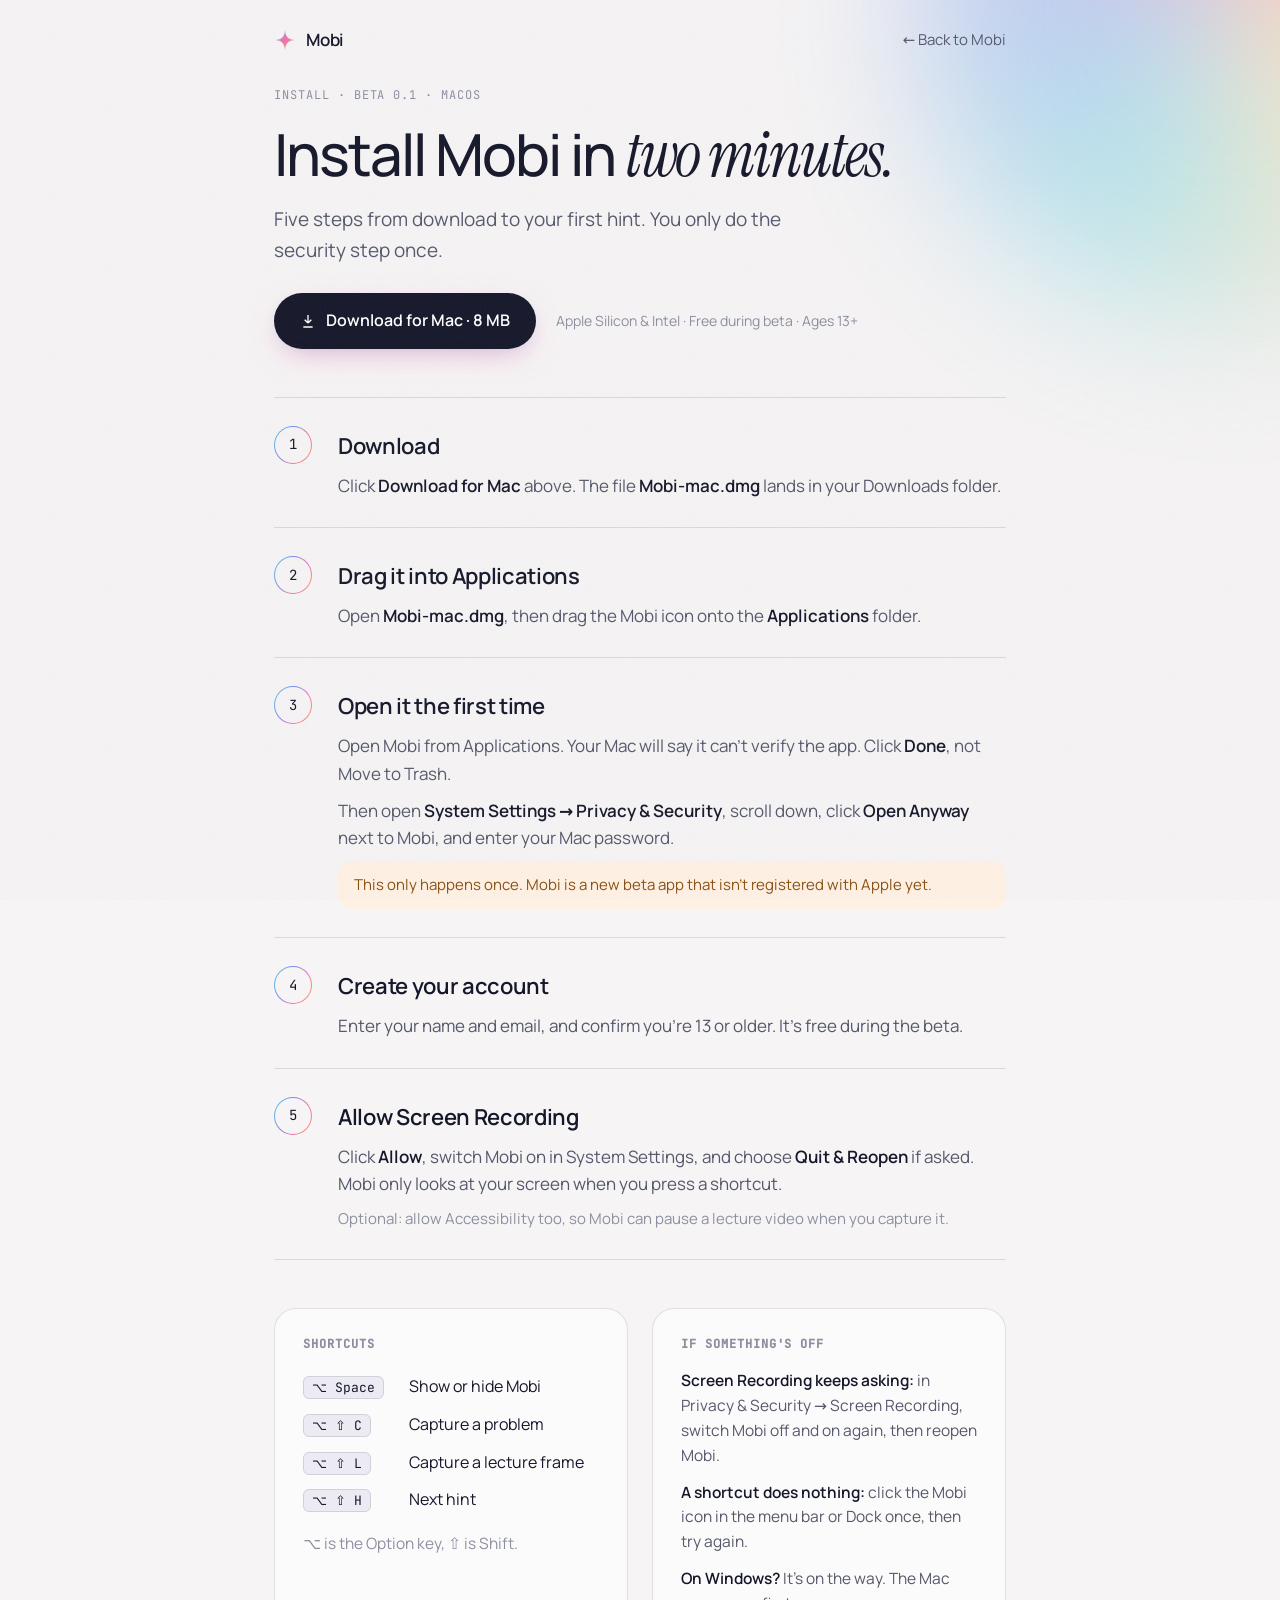
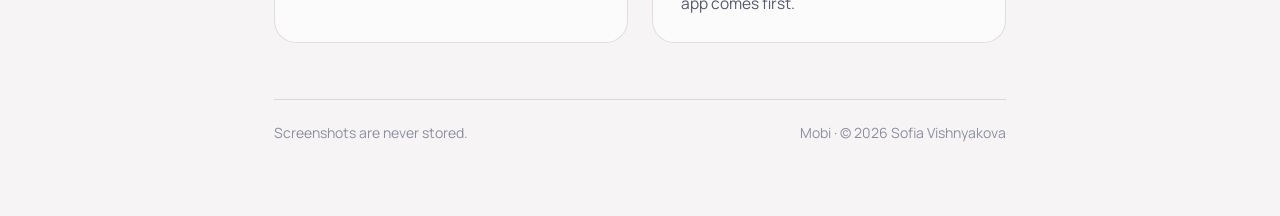
<file: install.html>
<!doctype html>
<html lang="en">
<head>
  <meta charset="utf-8" />
  <meta name="viewport" content="width=device-width, initial-scale=1" />
  <title>Install Mobi</title>
  <meta name="description" content="How to download and install Mobi on your Mac: open the app the first time, allow Screen Recording, and learn the shortcuts." />
  <link rel="icon" href="favicon.svg" type="image/svg+xml" />
  <link rel="stylesheet" href="assets/fonts/fonts.css" />
  <style>
    :root {
      --bg: #f6f4f5; --ink: #15172a; --ink-soft: #55586b; --ink-faint: #8d8fa0;
      --line: rgba(21, 23, 42, 0.12); --line-strong: rgba(21, 23, 42, 0.28);
      --teal: #57d2df; --blue: #6f8ff0; --pink: #ef6fae; --orange: #ffa45c; --sun: #ffd98f;
      --accent: #b0306c; --card: rgba(255, 255, 255, 0.6); --key: #ecebf3;
      --note: #fff1e4; --note-ink: #8a4f10;
      --sans: "Manrope", system-ui, -apple-system, sans-serif;
      --serif: "Instrument Serif", Georgia, serif;
      --mono: "JetBrains Mono", ui-monospace, Menlo, monospace;
    }
    * { box-sizing: border-box; }
    [hidden] { display: none !important; }
    body {
      margin: 0; background: var(--bg); color: var(--ink); font-family: var(--sans);
      font-size: 17px; line-height: 1.6; -webkit-font-smoothing: antialiased; overflow-x: hidden;
    }
    body::before {
      content: ""; position: fixed; width: 620px; height: 620px; border-radius: 50%; right: -260px; top: -300px;
      background: conic-gradient(from 210deg, var(--teal), var(--blue), var(--pink), var(--orange), var(--sun), var(--teal));
      filter: blur(70px); opacity: 0.4; z-index: -1;
    }
    body::after {
      content: ""; position: fixed; inset: 0; pointer-events: none; opacity: 0.06; z-index: 50;
      background-image: url("data:image/svg+xml;utf8,<svg xmlns='http://www.w3.org/2000/svg' width='160' height='160'><filter id='n'><feTurbulence type='fractalNoise' baseFrequency='0.9' numOctaves='2' stitchTiles='stitch'/></filter><rect width='100%' height='100%' filter='url(%23n)'/></svg>");
    }
    a { color: inherit; }
    .wrap { max-width: 780px; margin: 0 auto; padding: 0 24px 72px; }
    nav { display: flex; align-items: center; justify-content: space-between; padding: 26px 0; }
    .brand { display: flex; align-items: center; gap: 10px; font-weight: 600; text-decoration: none; letter-spacing: -0.01em; }
    .brand svg { width: 22px; height: 22px; }
    .back { font-size: 15px; color: var(--ink-soft); text-decoration: none; }
    .back:hover { color: var(--ink); }
    .mono { font-family: var(--mono); font-size: 12px; letter-spacing: 0.08em; text-transform: uppercase; color: var(--ink-faint); }
    h1 { font-size: clamp(38px, 6vw, 58px); font-weight: 500; letter-spacing: -0.035em; line-height: 1.05; margin: 16px 0 16px; text-wrap: balance; }
    h1 em { font-family: var(--serif); font-weight: 400; font-size: 1.08em; }
    .lede { color: var(--ink-soft); font-size: 19px; margin: 0 0 28px; max-width: 560px; }
    .cta { display: flex; flex-wrap: wrap; gap: 14px 20px; align-items: center; margin-bottom: 8px; }
    .btn {
      display: inline-flex; align-items: center; gap: 10px; text-decoration: none; color: #fff; background: var(--ink);
      padding: 15px 26px; border-radius: 999px; font-weight: 600; font-size: 16px; transition: transform 0.2s ease;
      box-shadow: 0 10px 30px -10px rgba(239, 111, 174, 0.55), 0 6px 20px -12px rgba(87, 210, 223, 0.6);
    }
    .btn:hover { transform: translateY(-2px); }
    .reqs { font-size: 14px; color: var(--ink-faint); }

    ol.steps { list-style: none; margin: 48px 0 0; padding: 0; counter-reset: s; border-top: 1px solid var(--line); }
    ol.steps > li { counter-increment: s; display: grid; grid-template-columns: 52px 1fr; gap: 12px; padding: 28px 0; border-bottom: 1px solid var(--line); }
    ol.steps > li::before {
      content: counter(s); width: 36px; height: 36px; border-radius: 50%; display: grid; place-items: center;
      font-family: var(--mono); font-size: 14px; border: 1px solid transparent;
      background: linear-gradient(var(--bg), var(--bg)) padding-box, linear-gradient(120deg, var(--teal), var(--blue), var(--pink), var(--orange)) border-box;
    }
    .step { min-width: 0; }
    h2 { font-size: 22px; font-weight: 600; letter-spacing: -0.015em; margin: 3px 0 8px; }
    .step p { margin: 0 0 10px; color: var(--ink-soft); }
    .step p:last-child { margin-bottom: 0; }
    .step strong { color: var(--ink); font-weight: 600; }
    .note { background: var(--note); color: var(--note-ink) !important; border-radius: 14px; padding: 12px 16px; font-size: 15px; }
    .opt { font-size: 15px; color: var(--ink-faint) !important; }

    .extra { display: grid; grid-template-columns: 1fr 1fr; gap: 24px; margin-top: 48px; }
    .panel { background: var(--card); border: 1px solid var(--line); border-radius: 22px; padding: 26px 28px; backdrop-filter: blur(10px); min-width: 0; }
    .panel h3 { margin: 0 0 14px; }
    table { border-collapse: collapse; width: 100%; font-size: 16px; }
    td { padding: 6px 0; vertical-align: top; }
    td:first-child { padding-right: 16px; white-space: nowrap; }
    kbd { font-family: var(--mono); font-size: 13px; background: var(--key); border: 1px solid var(--line); border-radius: 6px; padding: 2px 8px; }
    .panel p { margin: 0 0 12px; font-size: 15.5px; color: var(--ink-soft); }
    .panel p:last-child { margin-bottom: 0; }
    .panel b { color: var(--ink); font-weight: 600; }
    footer { margin-top: 56px; padding-top: 22px; border-top: 1px solid var(--line); display: flex; flex-wrap: wrap; justify-content: space-between; gap: 8px 24px; font-size: 14px; color: var(--ink-faint); }
    a:focus-visible { outline: 2px solid var(--accent); outline-offset: 3px; border-radius: 6px; }
    @media (max-width: 640px) {
      .extra { grid-template-columns: 1fr; }
      ol.steps > li { grid-template-columns: 44px 1fr; }
    }
  </style>
</head>
<body>
  <div class="wrap">
    <nav>
      <a class="brand" href="./">
        <svg viewBox="0 0 24 24" aria-hidden="true">
          <defs><linearGradient id="g" x1="0" y1="0" x2="1" y2="1"><stop offset="0" stop-color="#57d2df"/><stop offset=".5" stop-color="#ef6fae"/><stop offset="1" stop-color="#ffa45c"/></linearGradient></defs>
          <path d="M12 1 C12.6 8.6 15.4 11.4 23 12 C15.4 12.6 12.6 15.4 12 23 C11.4 15.4 8.6 12.6 1 12 C8.6 11.4 11.4 8.6 12 1Z" fill="url(#g)"/>
        </svg>
        Mobi
      </a>
      <a class="back" href="./">← Back to Mobi</a>
    </nav>

    <main>
      <span class="mono">Install · Beta 0.1 · macOS</span>
      <h1>Install Mobi in <em>two minutes.</em></h1>
      <p class="lede">Five steps from download to your first hint. You only do the security step once.</p>
      <div class="cta">
        <a class="btn" href="https://github.com/sofiavishnyakova/mobi-site/releases/latest/download/Mobi-mac.dmg">
          <svg width="16" height="16" viewBox="0 0 24 24" fill="none" stroke="currentColor" stroke-width="2" aria-hidden="true"><path d="M12 3v12m0 0l-5-5m5 5l5-5M5 21h14"/></svg>
          Download for Mac · 8 MB
        </a>
        <span class="reqs">Apple Silicon &amp; Intel · Free during beta · Ages 13+</span>
      </div>

      <ol class="steps">
        <li><div class="step">
          <h2>Download</h2>
          <p>Click <strong>Download for Mac</strong> above. The file <strong>Mobi-mac.dmg</strong> lands in your Downloads folder.</p>
        </div></li>
        <li><div class="step">
          <h2>Drag it into Applications</h2>
          <p>Open <strong>Mobi-mac.dmg</strong>, then drag the Mobi icon onto the <strong>Applications</strong> folder.</p>
        </div></li>
        <li><div class="step">
          <h2>Open it the first time</h2>
          <p>Open Mobi from Applications. Your Mac will say it can't verify the app. Click <strong>Done</strong>, not Move to Trash.</p>
          <p>Then open <strong>System Settings → Privacy &amp; Security</strong>, scroll down, click <strong>Open Anyway</strong> next to Mobi, and enter your Mac password.</p>
          <p class="note">This only happens once. Mobi is a new beta app that isn't registered with Apple yet.</p>
        </div></li>
        <li><div class="step">
          <h2>Create your account</h2>
          <p>Enter your name and email, and confirm you're 13 or older. It's free during the beta.</p>
        </div></li>
        <li><div class="step">
          <h2>Allow Screen Recording</h2>
          <p>Click <strong>Allow</strong>, switch Mobi on in System Settings, and choose <strong>Quit &amp; Reopen</strong> if asked. Mobi only looks at your screen when you press a shortcut.</p>
          <p class="opt">Optional: allow Accessibility too, so Mobi can pause a lecture video when you capture it.</p>
        </div></li>
      </ol>

      <div class="extra">
        <section class="panel">
          <h3 class="mono">Shortcuts</h3>
          <table>
            <tr><td><kbd>⌥ Space</kbd></td><td>Show or hide Mobi</td></tr>
            <tr><td><kbd>⌥ ⇧ C</kbd></td><td>Capture a problem</td></tr>
            <tr><td><kbd>⌥ ⇧ L</kbd></td><td>Capture a lecture frame</td></tr>
            <tr><td><kbd>⌥ ⇧ H</kbd></td><td>Next hint</td></tr>
          </table>
          <p class="opt" style="margin-top:12px">⌥ is the Option key, ⇧ is Shift.</p>
        </section>
        <section class="panel">
          <h3 class="mono">If something's off</h3>
          <p><b>Screen Recording keeps asking:</b> in Privacy &amp; Security → Screen Recording, switch Mobi off and on again, then reopen Mobi.</p>
          <p><b>A shortcut does nothing:</b> click the Mobi icon in the menu bar or Dock once, then try again.</p>
          <p><b>On Windows?</b> It's on the way. The Mac app comes first.</p>
        </section>
      </div>
    </main>

    <footer>
      <span>Screenshots are never stored.</span>
      <span>Mobi · © 2026 Sofia Vishnyakova</span>
    </footer>
  </div>
</body>
</html>
</file>
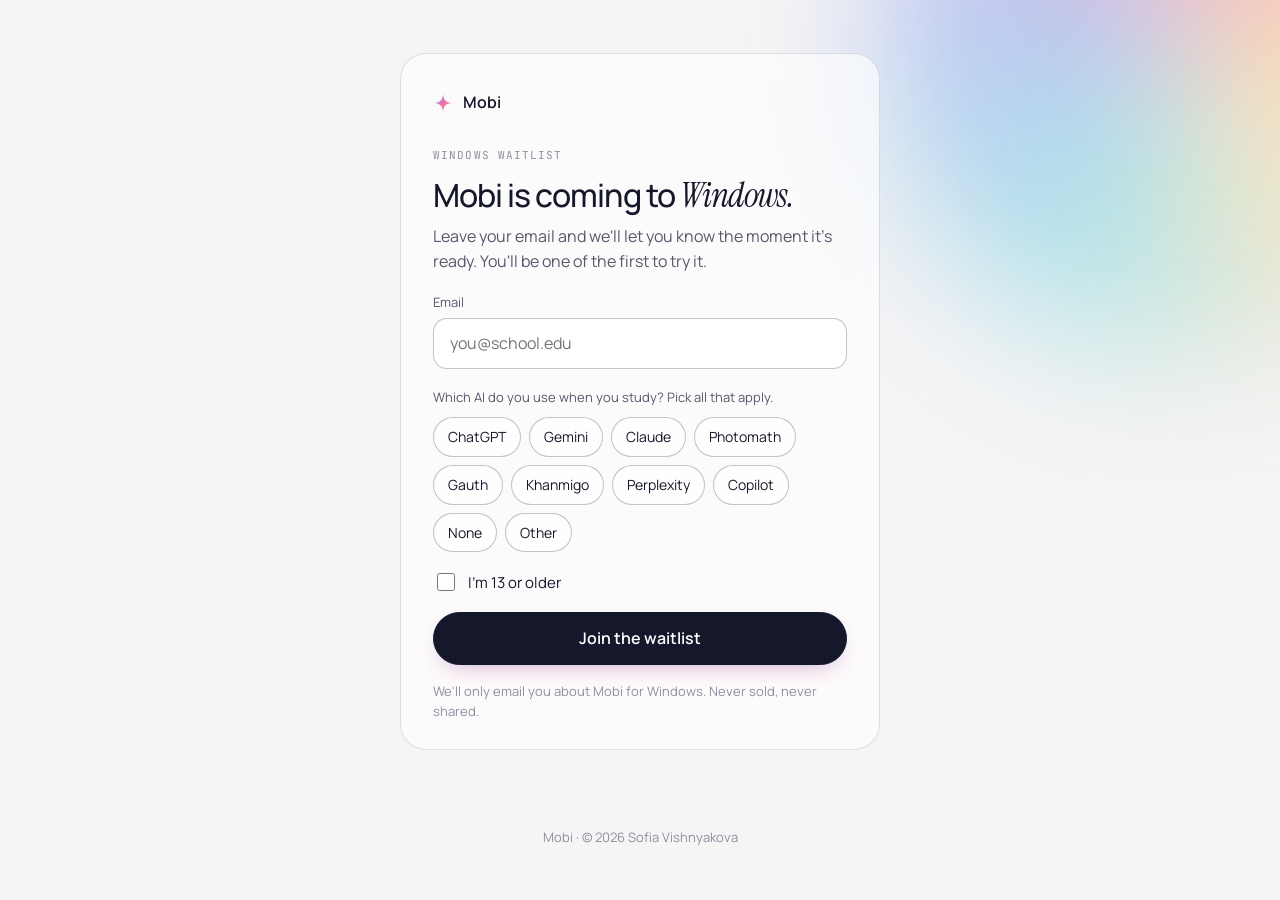
<file: windows.html>
<!doctype html>
<html lang="en">
<head>
  <meta charset="utf-8" />
  <meta name="viewport" content="width=device-width, initial-scale=1" />
  <title>Mobi for Windows · Waitlist</title>
  <meta name="description" content="Mobi is coming to Windows. Join the waitlist and we'll email you when it's ready." />
  <link rel="icon" href="favicon.svg" type="image/svg+xml" />
  <link rel="stylesheet" href="assets/fonts/fonts.css" />
  <style>
    :root {
      --bg: #f6f4f5; --ink: #15172a; --soft: #55586b; --faint: #8d8fa0;
      --line: rgba(21, 23, 42, 0.12); --line-strong: rgba(21, 23, 42, 0.26);
      --teal: #57d2df; --blue: #6f8ff0; --pink: #ef6fae; --orange: #ffa45c; --sun: #ffd98f;
      --sans: "Manrope", system-ui, -apple-system, sans-serif;
      --serif: "Instrument Serif", Georgia, serif;
      --mono: "JetBrains Mono", ui-monospace, Menlo, monospace;
    }
    * { box-sizing: border-box; }
    [hidden] { display: none !important; }
    body {
      margin: 0; min-height: 100vh; display: grid; place-items: center; padding: 24px;
      background: var(--bg); color: var(--ink); font-family: var(--sans); font-size: 16px; line-height: 1.55;
      -webkit-font-smoothing: antialiased; overflow-x: hidden;
    }
    .legal { margin-top: 18px; font-size: 13px; color: var(--faint); text-align: center; }
    body::before {
      content: ""; position: fixed; width: 620px; height: 620px; border-radius: 50%; right: -220px; top: -260px;
      background: conic-gradient(from 210deg, var(--teal), var(--blue), var(--pink), var(--orange), var(--sun), var(--teal));
      filter: blur(70px); opacity: 0.45; z-index: -1;
    }
    .card {
      width: 100%; max-width: 480px; padding: 36px 32px 28px; border-radius: 26px;
      background: rgba(255, 255, 255, 0.62); border: 1px solid var(--line); backdrop-filter: blur(14px);
    }
    .brand { display: flex; align-items: center; gap: 10px; font-weight: 600; text-decoration: none; color: inherit; margin-bottom: 26px; }
    .brand svg { width: 20px; height: 20px; }
    .mono { font-family: var(--mono); font-size: 11px; letter-spacing: 0.1em; text-transform: uppercase; color: var(--faint); }
    h1 { font-size: 32px; font-weight: 500; letter-spacing: -0.03em; line-height: 1.1; margin: 10px 0 10px; }
    h1 em { font-family: var(--serif); font-style: italic; font-weight: 400; font-size: 1.1em; }
    p { color: var(--soft); margin: 0 0 18px; }
    label.field { display: grid; gap: 6px; font-size: 13px; color: var(--soft); margin-bottom: 18px; }
    input[type=email], input[type=text] {
      width: 100%; font: inherit; font-size: 16px; padding: 12px 16px; border-radius: 14px; color: var(--ink);
      border: 1px solid var(--line-strong); background: rgba(255,255,255,0.8); outline: none;
    }
    input:focus { border-color: var(--blue); box-shadow: 0 0 0 3px rgba(111,143,240,.15); }
    fieldset { border: 0; margin: 0 0 18px; padding: 0; }
    legend { font-size: 13px; color: var(--soft); margin-bottom: 10px; padding: 0; }
    .chips { display: flex; flex-wrap: wrap; gap: 8px; }
    .chips label { cursor: pointer; }
    .chips input { position: absolute; opacity: 0; pointer-events: none; }
    .chips span {
      display: inline-block; padding: 8px 14px; border-radius: 999px; font-size: 14px;
      border: 1px solid var(--line-strong); background: rgba(255,255,255,0.7); transition: background .15s, border-color .15s;
    }
    .chips input:checked + span { background: var(--ink); color: #fff; border-color: var(--ink); }
    .chips input:focus-visible + span { box-shadow: 0 0 0 3px rgba(111,143,240,.3); }
    #other-text { margin-top: 10px; }
    .btn {
      width: 100%; display: flex; align-items: center; justify-content: center; gap: 10px;
      padding: 13px 18px; border-radius: 999px; font: inherit; font-weight: 600; cursor: pointer;
      border: 1px solid var(--ink); background: var(--ink); color: #fff; text-decoration: none;
      box-shadow: 0 10px 26px -12px rgba(239,111,174,.6), 0 6px 18px -12px rgba(87,210,223,.7);
      transition: transform 0.15s ease;
    }
    .btn:hover:not([disabled]) { transform: translateY(-1px); }
    .btn[disabled] { opacity: 0.55; cursor: default; }
    .btn.ghost { background: #fff; color: var(--ink); border-color: var(--line-strong); box-shadow: none; margin-top: 10px; }
    .error { color: #c23b74; font-size: 14px; margin: 12px 0 0; }
    .note { font-size: 13px; color: var(--faint); margin: 16px 0 0; }
    .check { display: flex; align-items: center; gap: 10px; margin: 0 0 18px; font-size: 15px; cursor: pointer; }
    .check input { width: 18px; height: 18px; accent-color: #ef6fae; }
    .note a { color: inherit; }
    .hp { position: absolute; left: -9999px; width: 1px; height: 1px; overflow: hidden; }
  </style>
</head>
<body>
  <main class="card">
    <a class="brand" href="./">
      <svg viewBox="0 0 24 24" aria-hidden="true"><defs><linearGradient id="g" x1="0" y1="0" x2="1" y2="1"><stop offset="0" stop-color="#57d2df"/><stop offset=".5" stop-color="#ef6fae"/><stop offset="1" stop-color="#ffa45c"/></linearGradient></defs><path d="M12 1 C12.6 8.6 15.4 11.4 23 12 C15.4 12.6 12.6 15.4 12 23 C11.4 15.4 8.6 12.6 1 12 C8.6 11.4 11.4 8.6 12 1Z" fill="url(#g)"/></svg>
      Mobi
    </a>

    <section id="join">
      <span class="mono">Windows waitlist</span>
      <h1>Mobi is coming to <em>Windows.</em></h1>
      <p>Leave your email and we'll let you know the moment it's ready. You'll be one of the first to try it.</p>
      <form id="waitlist" novalidate>
        <label class="field">Email
          <input type="email" name="email" autocomplete="email" placeholder="you@school.edu" maxlength="200" required />
        </label>
        <fieldset>
          <legend>Which AI do you use when you study? Pick all that apply.</legend>
          <div class="chips">
            <label><input type="checkbox" name="ai" value="ChatGPT" /><span>ChatGPT</span></label>
            <label><input type="checkbox" name="ai" value="Gemini" /><span>Gemini</span></label>
            <label><input type="checkbox" name="ai" value="Claude" /><span>Claude</span></label>
            <label><input type="checkbox" name="ai" value="Photomath" /><span>Photomath</span></label>
            <label><input type="checkbox" name="ai" value="Gauth" /><span>Gauth</span></label>
            <label><input type="checkbox" name="ai" value="Khanmigo" /><span>Khanmigo</span></label>
            <label><input type="checkbox" name="ai" value="Perplexity" /><span>Perplexity</span></label>
            <label><input type="checkbox" name="ai" value="Copilot" /><span>Copilot</span></label>
            <label><input type="checkbox" name="ai" value="None" id="ai-none" /><span>None</span></label>
            <label><input type="checkbox" name="ai" value="Other" id="ai-other" /><span>Other</span></label>
          </div>
          <input type="text" id="other-text" maxlength="60" placeholder="Which one?" aria-label="Other AI you use" hidden />
        </fieldset>
        <label class="hp" aria-hidden="true">Website<input name="website" tabindex="-1" autocomplete="off" /></label>
        <label class="check"><input type="checkbox" name="age" id="age" /> I'm 13 or older</label>
        <button class="btn" type="submit" id="send">Join the waitlist</button>
        <p class="error" id="error" role="alert" hidden></p>
      </form>
      <p class="note">We'll only email you about Mobi for Windows. Never sold, never shared.</p>
    </section>

    <section id="done" hidden>
      <span class="mono">You're on the list</span>
      <h1>Thank you, <em>see you soon.</em></h1>
      <p>We'll email you as soon as Mobi for Windows is ready. Got a Mac too? You can use Mobi there today.</p>
      <a class="btn" href="./#download">Get Mobi for Mac</a>
      <a class="btn ghost" href="./">Back to mobitutor.online</a>
    </section>
  </main>
  <footer class="legal">Mobi · © 2026 Sofia Vishnyakova</footer>

  <script>
    (function () {
      const $ = (id) => document.getElementById(id);
      const form = $("waitlist");
      const fail = (msg) => { $("error").textContent = msg; $("error").hidden = false; };
      const boxes = [...form.querySelectorAll('input[name="ai"]')];

      // "None" and the AI names exclude each other; "Other" reveals a text box.
      boxes.forEach((b) => b.addEventListener("change", () => {
        if (b.checked && b.id === "ai-none") boxes.forEach((o) => { if (o !== b) o.checked = false; });
        if (b.checked && b.id !== "ai-none") $("ai-none").checked = false;
        $("other-text").hidden = !$("ai-other").checked;
        if (!$("other-text").hidden && b.id === "ai-other") $("other-text").focus();
      }));

      form.addEventListener("submit", async (e) => {
        e.preventDefault();
        $("error").hidden = true;
        const email = form.email.value.trim();
        if (!/^[^@\s]+@[^@\s]+\.[^@\s]+$/.test(email)) return fail("Please enter a valid email address.");
        if (!$("age").checked) return fail("Mobi is for students 13 and older. Please confirm your age to join.");
        const tools = boxes.filter((b) => b.checked).map((b) =>
          b.id === "ai-other" ? (($("other-text").value.trim() && `Other: ${$("other-text").value.trim()}`) || "Other") : b.value);
        const send = $("send");
        send.disabled = true; send.textContent = "Joining…";
        try {
          const r = await fetch("https://study-tutor-api-sofia.fly.dev/waitlist", {
            method: "POST", headers: { "Content-Type": "application/json" },
            body: JSON.stringify({ email, ai_tools: tools, website: form.website.value }),
          });
          if (!r.ok) {
            const body = await r.json().catch(() => ({}));
            throw new Error(typeof body.detail === "string" ? body.detail : "");
          }
          $("join").hidden = true;
          $("done").hidden = false;
        } catch (err) {
          fail(err.message || "Something went wrong. Please try again in a moment.");
          send.disabled = false; send.textContent = "Join the waitlist";
        }
      });
    })();
  </script>
</body>
</html>
</file>
<file: demo.css>
/* Interactive demo: a faithful copy of the Mobi panel (same tokens as the app's light theme). */
.demo-grid { display: grid; grid-template-columns: 1fr 440px; gap: 64px; align-items: start; }
.demo-copy { position: sticky; top: 48px; }
.demo-copy h2 { font-size: clamp(30px, 3.6vw, 44px); font-weight: 500; letter-spacing: -0.03em; line-height: 1.1; margin: 14px 0 18px; }
.demo-copy p { color: var(--ink-soft); font-size: 18px; margin: 0 0 22px; }
.demo-tips { list-style: none; margin: 0; padding: 0; display: grid; gap: 12px; color: var(--ink-soft); }
.demo-tips li { display: flex; gap: 12px; }
.demo-tips li::before { content: "◇"; color: var(--pink); }

.mobi {
  --m-bg: #f6f4f5; --m-surface: rgba(255,255,255,0.62); --m-solid: #fff; --m-text: #15172a; --m-muted: #5d6074;
  --m-faint: #8d8fa0; --m-border: rgba(21,23,42,0.1); --m-border-strong: rgba(21,23,42,0.22);
  --m-teal: #3cc3d1; --m-blue: #6f8ff0; --m-pink: #ef6fae; --m-orange: #ffa45c;
  --m-ok: #1d8a93; --m-ok-bg: rgba(60,195,209,0.13); --m-danger: #c23b74; --m-danger-bg: rgba(239,111,174,0.13);
  --m-warn: #9a5a12; --m-warn-bg: rgba(255,164,92,0.14);
  --m-gradient: linear-gradient(120deg, var(--m-teal), var(--m-blue) 35%, var(--m-pink) 68%, var(--m-orange));
  position: relative; isolation: isolate; overflow: hidden; overflow: clip;
  width: 100%; max-width: 440px; border-radius: 18px; border: 1px solid var(--m-border-strong);
  background: var(--m-bg); color: var(--m-text); font-family: var(--sans); font-size: 14px; line-height: 1.55;
  box-shadow: 0 30px 70px -40px rgba(21,23,42,0.45), 0 10px 30px -20px rgba(239,111,174,0.35);
}
.mobi::before {
  content: ""; position: absolute; width: 340px; height: 340px; right: -150px; top: -170px; border-radius: 50%;
  background: conic-gradient(from 200deg, var(--m-teal), var(--m-blue), var(--m-pink), var(--m-orange), #ffd98f, var(--m-teal));
  filter: blur(60px); opacity: 0.45; z-index: -1; animation: turn 40s linear infinite;
}
.mobi .m-bar { display: flex; align-items: center; gap: 8px; padding: 12px 14px; border-bottom: 1px solid var(--m-border); }
.mobi .m-mark { width: 28px; height: 28px; margin: -3px -2px -3px -4px; }
.mobi .m-title { font-weight: 600; letter-spacing: -0.01em; }
.mobi .m-dot { width: 9px; height: 9px; border-radius: 50%; background: var(--m-teal); box-shadow: 0 0 0 3px var(--m-ok-bg); }
.mobi .m-spacer { flex: 1; }
.mobi .m-icon { color: var(--m-muted); font-size: 13px; padding: 3px 10px; border-radius: 999px; cursor: default; }
.mobi .m-body { padding: 14px; display: flex; flex-direction: column; gap: 12px; }
.mobi .m-card { position: relative; background: var(--m-surface); border: 1px solid var(--m-border); border-radius: 14px; padding: 14px; backdrop-filter: blur(10px); }
.mobi .m-card.warn { border-color: rgba(255,164,92,0.6); }
.mobi h4 { font-family: var(--mono); font-size: 10.5px; font-weight: 500; letter-spacing: 0.1em; text-transform: uppercase; color: var(--m-faint); margin: 0 0 10px; }
.mobi .m-chips { display: flex; gap: 6px; margin-bottom: 10px; }
.mobi .m-chip { font-size: 12px; padding: 3px 10px; border-radius: 999px; border: 1px solid var(--m-border-strong); background: var(--m-surface); }
.mobi .m-problem { font-size: 15px; line-height: 1.65; }
.mobi .m-hints { list-style: none; margin: 0; padding: 0; }
.mobi .m-hints li { display: flex; gap: 12px; padding: 10px 0; border-top: 1px solid var(--m-border); animation: m-in 0.45s ease-out; }
.mobi .m-hints li:first-child { border-top: none; padding-top: 2px; }
.mobi .m-rung {
  flex: none; width: 24px; height: 24px; border-radius: 50%; font-family: var(--mono); font-size: 11px;
  display: flex; align-items: center; justify-content: center; border: 1px solid transparent;
  background: linear-gradient(var(--m-bg), var(--m-bg)) padding-box, var(--m-gradient) border-box;
}
.mobi .m-muted { color: var(--m-muted); margin: 0; }
.mobi .m-actions { display: flex; flex-wrap: wrap; gap: 6px; margin-top: 10px; }
.mobi button {
  font: inherit; color: var(--m-text); border: 1px solid var(--m-border-strong); background: var(--m-surface);
  border-radius: 999px; padding: 7px 14px; cursor: pointer; white-space: nowrap; transition: background 0.15s, transform 0.15s;
}
.mobi button:hover { background: var(--m-solid); }
.mobi button.primary {
  background: var(--m-text); border-color: var(--m-text); color: #fff; font-weight: 600;
  box-shadow: 0 8px 22px -12px rgba(239,111,174,0.7), 0 6px 18px -12px rgba(60,195,209,0.7);
}
.mobi button.primary:hover { transform: translateY(-1px); background: var(--m-text); }
.mobi .m-confirm { margin-top: 10px; padding: 12px; border-radius: 12px; background: var(--m-warn-bg); color: var(--m-warn); }
.mobi .m-steps { list-style: none; margin: 0; padding: 0; }
.mobi .m-step { border-left: 1px solid var(--m-border-strong); padding: 2px 0 2px 10px; margin: 6px 0; animation: m-in 0.5s ease-out; }
.mobi .m-step.wrong { border-left: 2px solid var(--m-danger); }
.mobi .m-step .katex-display { margin: 4px 0; }
.mobi .m-flag { font-family: var(--mono); font-size: 10.5px; letter-spacing: 0.05em; color: var(--m-ok); }
.mobi .m-step.wrong .m-flag { color: var(--m-danger); }
.mobi .m-why { font-size: 12.5px; color: var(--m-muted); }
.mobi .m-note { margin-top: 10px; padding: 12px; border-radius: 12px; background: var(--m-surface); border: 1px solid var(--m-border); }
.mobi .m-small { font-size: 12px; color: var(--m-muted); margin-top: 8px; }
.mobi svg.m-graph { width: 100%; height: auto; display: block; border: 1px solid var(--m-border); border-radius: 12px; background: var(--m-solid); touch-action: none; cursor: grab; }
.mobi svg.m-graph:active { cursor: grabbing; }
.mobi .m-readout { display: flex; flex-wrap: wrap; gap: 4px 14px; margin-top: 10px; font-size: 13px; }
.mobi .m-readout .flat { color: var(--m-pink); }
.mobi .m-hint { font-size: 13px; color: var(--m-muted); margin-top: 8px; }
.mobi .m-hint strong { color: var(--m-pink); font-weight: 600; }
@keyframes m-in { from { opacity: 0; transform: translateY(-6px); } }

@media (max-width: 900px) {
  .demo-grid { grid-template-columns: 1fr; gap: 36px; }
  .demo-copy { position: static; }
  .mobi { justify-self: center; }
}
@media (prefers-reduced-motion: reduce) {
  .mobi::before, .mobi .m-hints li, .mobi .m-step { animation: none; }
}
.mobi .katex { white-space: nowrap; }
.mobi .m-link {
  display: inline-block; text-decoration: none; color: #fff; background: var(--m-text); font-weight: 600;
  border-radius: 999px; padding: 7px 14px;
}
.mobi .m-slider { display: flex; align-items: center; gap: 10px; margin-top: 10px; font-size: 13px; }
.mobi .m-slider input { flex: 1; accent-color: var(--m-pink); }
.mobi .m-n-val { min-width: 24px; text-align: right; font-family: var(--mono); font-size: 12px; }
.mobi .m-chat { display: flex; flex-direction: column; gap: 8px; }
.mobi .m-msg { padding: 9px 12px; border-radius: 14px; line-height: 1.55; animation: m-in 0.4s ease-out; }
.mobi .m-msg.user {
  align-self: flex-end; max-width: 85%; border: 1px solid transparent;
  background: linear-gradient(var(--m-solid), var(--m-solid)) padding-box, var(--m-gradient) border-box;
}
.mobi .m-msg.assistant { background: var(--m-surface); border: 1px solid var(--m-border); }
.mobi .m-msg.thinking { color: var(--m-faint); font-family: var(--mono); font-size: 11.5px; }
.mobi .m-msg a { color: #4b63c9; }
.mobi .m-suggest { display: flex; flex-wrap: wrap; gap: 6px; margin: 8px 0 0; }
.mobi .m-suggest button { font-size: 12.5px; padding: 5px 12px; white-space: normal; text-align: left; }
.mobi .m-ask { display: flex; gap: 6px; margin-top: 10px; }
.mobi .m-ask input {
  flex: 1; min-width: 0; font: inherit; border: 1px solid var(--m-border-strong); border-radius: 999px;
  padding: 7px 14px; background: var(--m-surface); outline: none; color: var(--m-text);
}
.mobi .m-ask input:focus { border-color: var(--m-blue); box-shadow: 0 0 0 3px rgba(111,143,240,0.15); }
.mobi .m-actions { align-items: center; }
.mobi .m-how { font-size: 13px; color: var(--m-muted); text-underline-offset: 3px; }
.mobi .m-how:hover { color: var(--m-text); }
</file>
<file: assets/fonts/fonts.css>
/* Mobi's fonts, served from mobitutor.online itself: no request goes to Google when a page loads. */
@font-face { font-family: "Manrope"; font-style: normal; font-weight: 400; font-display: swap; src: url("manrope-latin-400-normal.woff2") format("woff2"); }
@font-face { font-family: "Manrope"; font-style: normal; font-weight: 500; font-display: swap; src: url("manrope-latin-500-normal.woff2") format("woff2"); }
@font-face { font-family: "Manrope"; font-style: normal; font-weight: 600; font-display: swap; src: url("manrope-latin-600-normal.woff2") format("woff2"); }
@font-face { font-family: "Manrope"; font-style: normal; font-weight: 700; font-display: swap; src: url("manrope-latin-700-normal.woff2") format("woff2"); }
@font-face { font-family: "Instrument Serif"; font-style: normal; font-weight: 400; font-display: swap; src: url("instrument-serif-latin-400-normal.woff2") format("woff2"); }
@font-face { font-family: "Instrument Serif"; font-style: italic; font-weight: 400; font-display: swap; src: url("instrument-serif-latin-400-italic.woff2") format("woff2"); }
@font-face { font-family: "JetBrains Mono"; font-style: normal; font-weight: 400; font-display: swap; src: url("jetbrains-mono-latin-400-normal.woff2") format("woff2"); }
@font-face { font-family: "JetBrains Mono"; font-style: normal; font-weight: 500; font-display: swap; src: url("jetbrains-mono-latin-500-normal.woff2") format("woff2"); }
</file>
